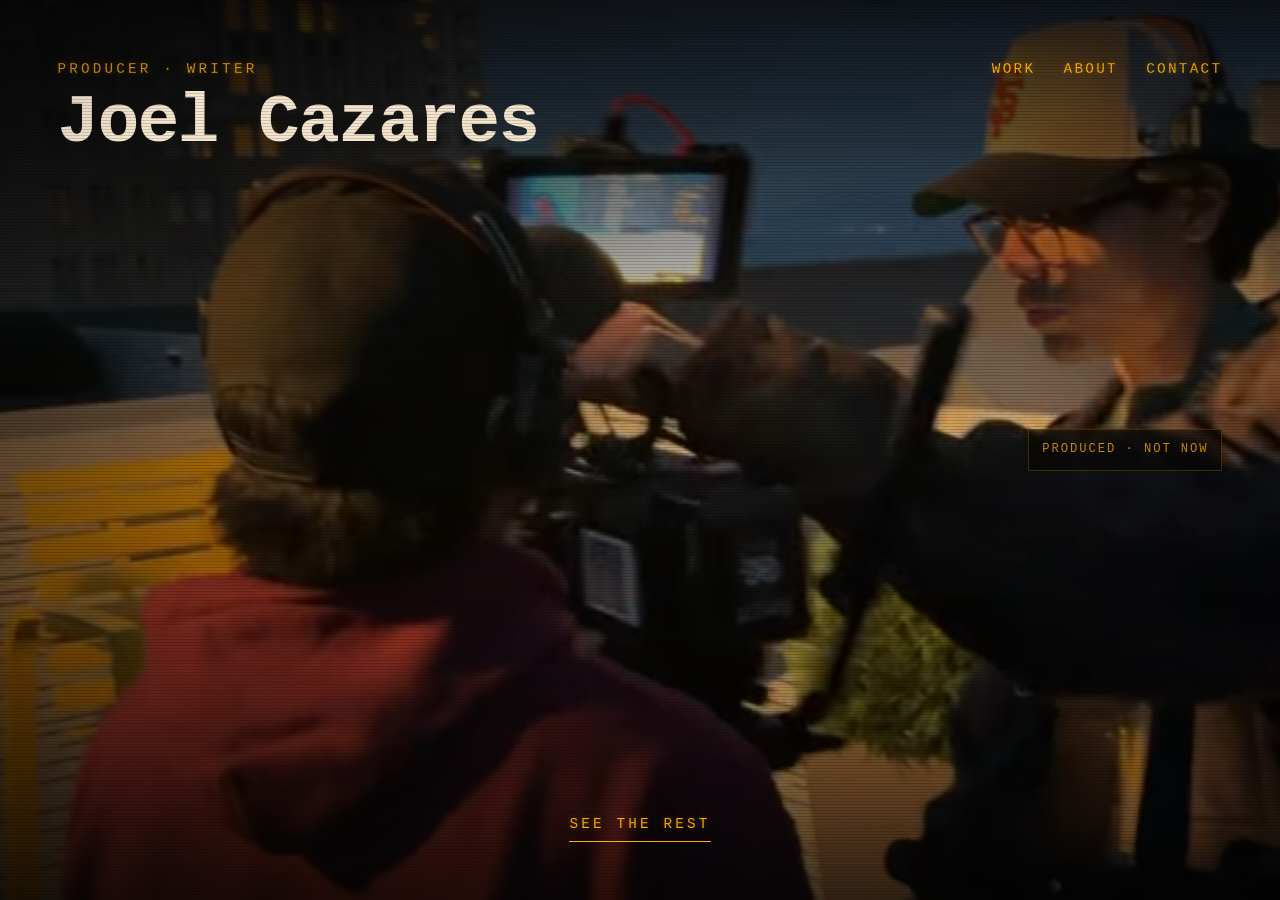
<file: index.html>
<!DOCTYPE html>

<html lang="en">
<head>
<meta charset="utf-8"/>
<meta content="width=device-width, initial-scale=1" name="viewport"/>
<title>Joel Cazares</title>
<meta content="Joel Cazares is a producer and writer." name="description"/>

<link as="image" href="images/hero-produced.webp" rel="preload"/>

<link href="css/style.css" rel="stylesheet"/>
<link href="data:," rel="icon"/></head>
<body class="home">
<main class="hero">

<div aria-label="Featured work" class="hero-stage" id="hero-stage">
<article class="hero-slot" data-craft="Produced" data-current="" data-title="Not Now" style="--pos-poster: center 40%; --pos-loop: center 58%;">
<a aria-label="Produced — Not Now. Open the project page." class="hero-slot__link" href="projects/not-now.html?role=produced">
<img alt="Behind the scenes on Not Now: a crew with a camera and boom pole on a San Francisco rooftop at dusk." class="hero-slot__poster" src="images/hero-produced.webp"/>
<video aria-hidden="true" autoplay="" class="hero-slot__loop" loop="" muted="" playsinline="" preload="auto" tabindex="-1">
<source src="media/hero-produced.webm" type="video/webm"/>
<source src="media/hero-produced.mp4" type="video/mp4"/>
</video>
</a>
</article>

</div>

<div class="scrim"></div>
<div class="hero__head">
<div class="identity">
<p class="identity__craft">Producer · Writer</p>
<h1 class="identity__name">Joel Cazares</h1>
</div>
<nav aria-label="Main" class="nav">
<a href="work.html">Work</a>
<a href="about.html">About</a>
<a aria-disabled="true" tabindex="-1">Contact</a>
</nav>
</div>
<div class="hero__top">
</div>
<div aria-label="Featured work" class="hero-cycle" data-single="" id="hero-cycle">
<span class="hero-cycle__label" id="hero-label">Produced · Not Now</span>
</div>
<div class="hero__foot">
<a class="hero__cta" href="work.html">See the rest</a>
</div>
</main>
<script src="js/hero.js"></script>
</body>
</html>
</file>
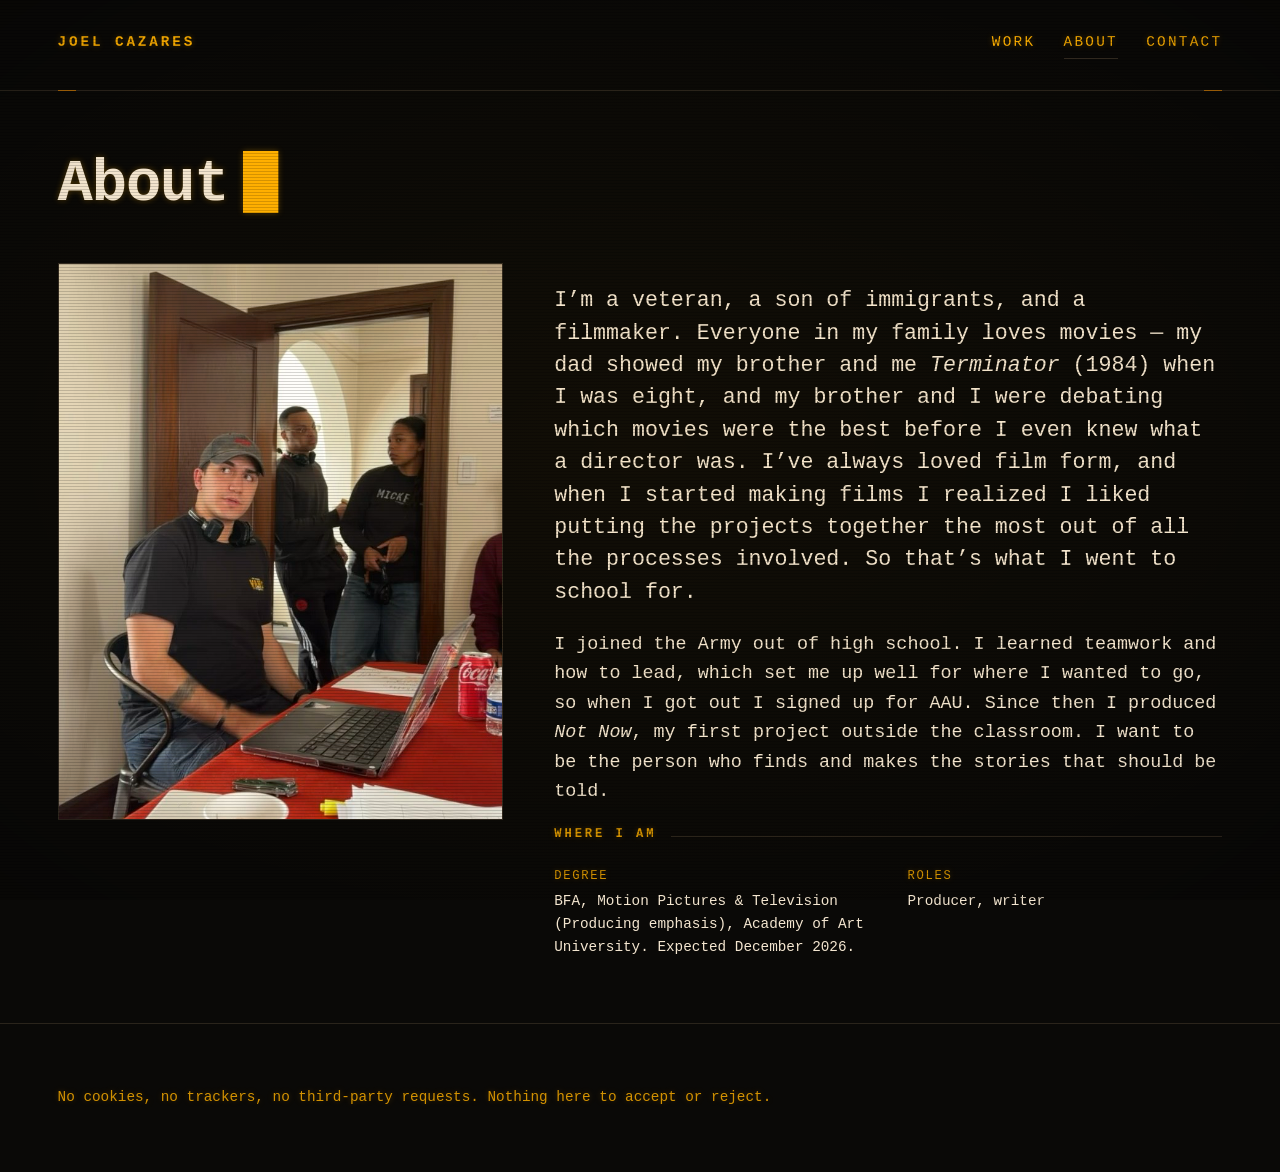
<file: about.html>
<!DOCTYPE html>

<html lang="en">
<head>
<meta charset="utf-8"/>
<meta content="width=device-width, initial-scale=1" name="viewport"/>
<title>About — Joel Cazares</title>
<meta content="About Joel Cazares, a producer and writer finishing a BFA in Motion Pictures &amp; Television with a Producing emphasis." name="description"/>

<link href="css/style.css" rel="stylesheet"/>
<link href="data:," rel="icon"/></head>
<body>
<a class="skip-link" href="#bio">Skip to the bio</a>
<header class="site-head">
<a class="site-head__name" href="index.html">Joel Cazares</a>
<nav aria-label="Main" class="nav">
<a href="work.html">Work</a>
<a aria-current="page" href="about.html">About</a>
<a aria-disabled="true" tabindex="-1">Contact</a>
</nav>
</header>
<main class="wrap">
<h1 class="page-title">About</h1>
<div class="about">

<figure class="about__portrait" style="margin:0">
<span class="frame frame--4x5">
<img alt="Joel Cazares at the production table on set, laptop open, with crew standing in the doorway behind him." src="images/about.jpg"/>

</span>

</figure>
<div class="bio" id="bio">

<p>I’m a veteran, a son of immigrants, and a filmmaker. Everyone in my family loves movies — my dad showed my brother and me <em>Terminator</em> (1984) when I was eight, and my brother and I were debating which movies were the best before I even knew what a director was. I’ve always loved film form, and when I started making films I realized I liked putting the projects together the most out of all the processes involved. So that’s what I went to school for.</p>
<p>I joined the Army out of high school. I learned teamwork and how to lead, which set me up well for where I wanted to go, so when I got out I signed up for AAU. Since then I produced <em>Not Now</em>, my first project outside the classroom. I want to be the person who finds and makes the stories that should be told.</p>



<h2 class="block__label" style="margin-top:0">Where I am</h2>
<dl class="facts" style="margin-top:0">
<div><dt>Degree</dt><dd>BFA, Motion Pictures &amp; Television (Producing emphasis), Academy of Art University. Expected December 2026.</dd></div>
<div><dt>Roles</dt><dd>Producer, writer</dd></div>


</dl>




</div>
</div>
</main>
<footer class="site-foot">
<p>No cookies, no trackers, no third-party requests. Nothing here to accept or reject.</p>
</footer>
</body>
</html>
</file>
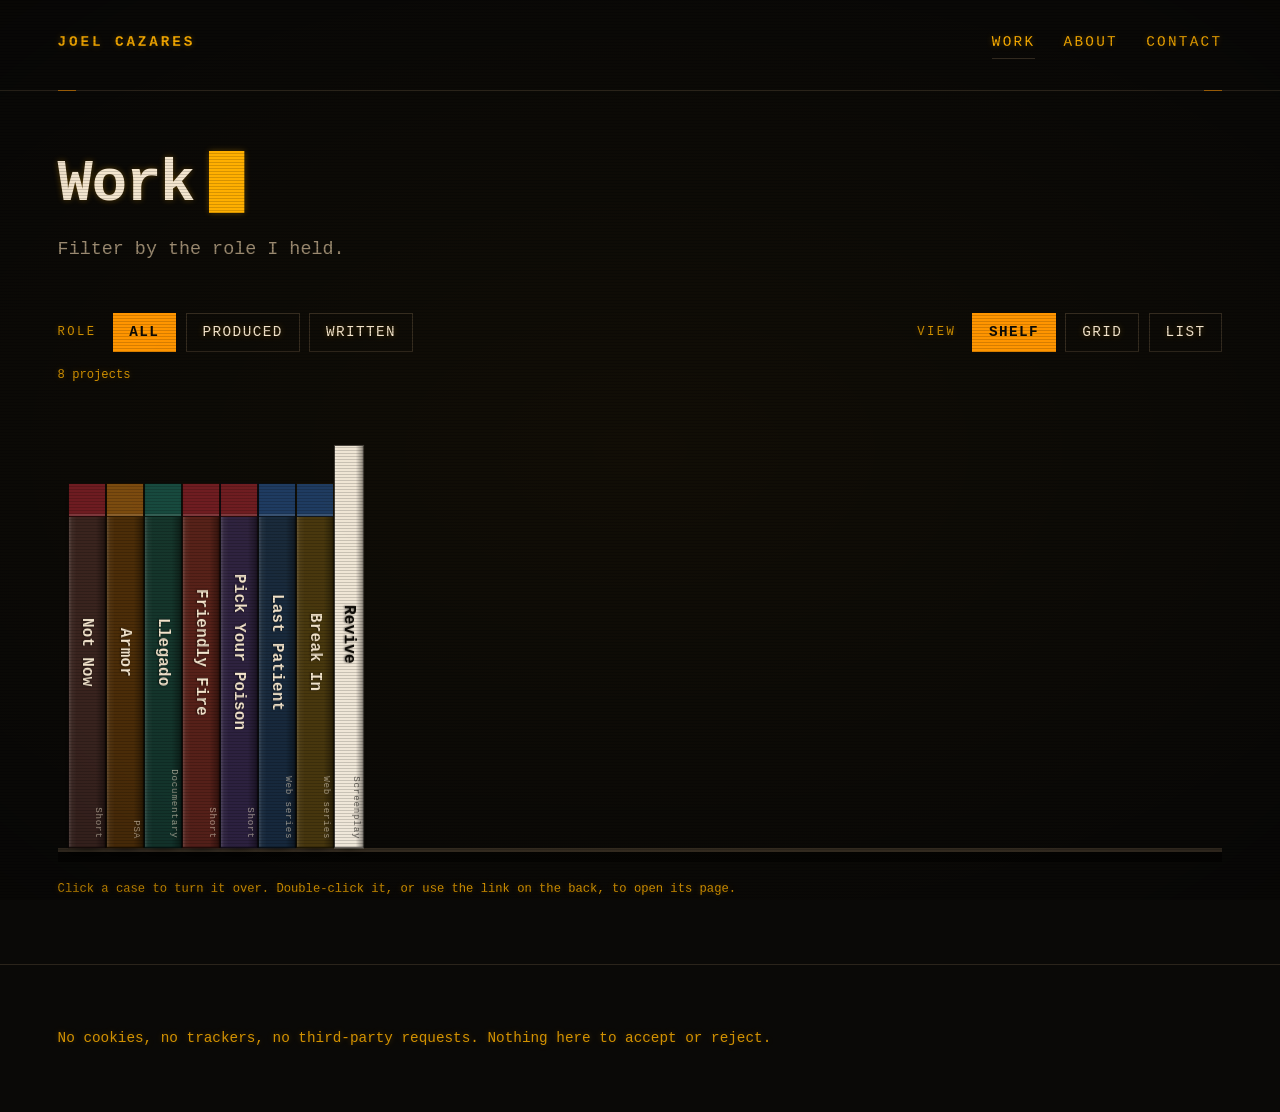
<file: work.html>
<!DOCTYPE html>

<html lang="en">
<head>
<meta charset="utf-8"/>
<meta content="width=device-width, initial-scale=1" name="viewport"/>
<title>Work — Joel Cazares</title>
<meta content="Projects produced and written by Joel Cazares, along with films he has directed, filterable by role." name="description"/>

<link href="css/style.css" rel="stylesheet"/>
<link href="data:," rel="icon"/></head>
<body>
<a class="skip-link" href="#results">Skip to the work</a>
<header class="site-head">
<a class="site-head__name" href="index.html">Joel Cazares</a>
<nav aria-label="Main" class="nav">
<a aria-current="page" href="work.html">Work</a>
<a href="about.html">About</a>
<a aria-disabled="true" tabindex="-1">Contact</a>
</nav>
</header>
<main class="wrap">
<h1 class="page-title">Work</h1>
<p class="page-lede">Filter by the role I held.</p>


<div class="filters">
<span class="filters__label" id="filters-label">Role</span>
<button aria-pressed="true" class="filter" data-role="all" type="button">All</button>
<button aria-pressed="false" class="filter" data-role="produced" type="button">Produced</button>
<button aria-pressed="false" class="filter" data-role="written" type="button">Written</button>
<span class="view-toggle">
<span class="filters__label">View</span>
<button aria-pressed="true" class="filter" data-view="shelf" type="button">Shelf</button>
<button aria-pressed="false" class="filter" data-view="grid" type="button">Grid</button>
<button aria-pressed="false" class="filter" data-view="list" type="button">List</button>
</span>
</div>
<p aria-live="polite" class="count" id="count">8 projects</p>
<div data-filter="all" id="results">
<ul class="shelf" id="shelf">
<li class="shelf-item" data-kind="film" data-roles="produced" style="--tone:#38231f; --band:#6d1b22">
<button aria-expanded="false" aria-label="Not Now — click to turn the case over, double-click to open the project page" class="shelf-card" data-href="projects/not-now.html" type="button">
<span class="shelf-face shelf-spine">
<span class="shelf-band"></span>
<span class="shelf-spine__title">Not Now</span>
<span class="shelf-spine__kind">Short</span>
</span>
<span class="shelf-face shelf-back">
<span class="shelf-band"></span>
<span class="shelf-back__inner">

<span class="shelf-back__body">
<span class="shelf-back__title">Not Now</span>

<p class="shelf-back__specs">NARRATIVE SHORT · APPROX. 14 MIN · 2026 · IN POST</p>
<a class="shelf-back__open" data-project="" href="projects/not-now.html">Full project →</a>
<span class="shelf-back__foot">
<p class="shelf-back__billing">PRODUCED BY JOEL CAZARES<br/>AN INDEPENDENT SPIDER-MAN FAN FILM · NOT AFFILIATED WITH MARVEL OR DISNEY</p>
<span aria-hidden="true" class="shelf-back__barcode"></span>
</span>
</span>
</span>
</span>
</button>
</li>
<li class="shelf-item" data-kind="film" data-roles="directed produced" style="--tone:#4a2c09; --band:#7a4a10">
<button aria-expanded="false" aria-label="Armor — click to turn the case over, double-click to open the project page" class="shelf-card" data-href="projects/armor.html" type="button">
<span class="shelf-face shelf-spine">
<span class="shelf-band"></span>
<span class="shelf-spine__title">Armor</span>
<span class="shelf-spine__kind">PSA</span>
</span>
<span class="shelf-face shelf-back">
<span class="shelf-band"></span>
<span class="shelf-back__inner">

<span class="shelf-back__body">
<span class="shelf-back__title">Armor</span>

<p class="shelf-back__specs">PSA / RECRUITMENT SPOT · 2026 · IN POST</p>
<a class="shelf-back__open" data-project="" href="projects/armor.html">Full project →</a>
<span class="shelf-back__foot">
<p class="shelf-back__billing">DIRECTED AND PRODUCED BY JOEL CAZARES<br/>FOR THE SAN FRANCISCO FIRE DEPARTMENT</p>
<span aria-hidden="true" class="shelf-back__barcode"></span>
</span>
</span>
</span>
</span>
</button>
</li>
<li class="shelf-item" data-kind="film" data-roles="directed produced" style="--tone:#13342c; --band:#15493f">
<button aria-expanded="false" aria-label="Llegado — click to turn the case over, double-click to open the project page" class="shelf-card" data-href="projects/llegado.html" type="button">
<span class="shelf-face shelf-spine">
<span class="shelf-band"></span>
<span class="shelf-spine__title">Llegado</span>
<span class="shelf-spine__kind">Documentary</span>
</span>
<span class="shelf-face shelf-back">
<span class="shelf-band"></span>
<span class="shelf-back__inner">

<span class="shelf-back__body">
<span class="shelf-back__title">Llegado</span>

<p class="shelf-back__specs">DOCUMENTARY SHORT · APPROX. 10 MIN · 2026 · FINISHED</p>
<a class="shelf-back__open" data-project="" href="projects/llegado.html">Full project →</a>
<span class="shelf-back__foot">
<p class="shelf-back__billing">DIRECTED AND PRODUCED BY JOEL CAZARES<br/>APPROVED AS “THE RIVER CROSSED”</p>
<span aria-hidden="true" class="shelf-back__barcode"></span>
</span>
</span>
</span>
</span>
</button>
</li>
<li class="shelf-item" data-kind="film" data-roles="directed produced" style="--tone:#55201a; --band:#6d1b22">
<button aria-expanded="false" aria-label="Friendly Fire — click to turn the case over, double-click to open the project page" class="shelf-card" data-href="projects/friendly-fire.html" type="button">
<span class="shelf-face shelf-spine">
<span class="shelf-band"></span>
<span class="shelf-spine__title">Friendly Fire</span>
<span class="shelf-spine__kind">Short</span>
</span>
<span class="shelf-face shelf-back">
<span class="shelf-band"></span>
<span class="shelf-back__inner">

<span class="shelf-back__body">
<span class="shelf-back__title">Friendly Fire</span>

<p class="shelf-back__specs">NARRATIVE SHORT · 2024</p>
<a class="shelf-back__open" data-project="" href="projects/friendly-fire.html">Full project →</a>
<span class="shelf-back__foot">
<p class="shelf-back__billing">DIRECTED BY JOSUE CAZARES AND JOEL CAZARES<br/>PRODUCED AND SHOT BY JOEL CAZARES</p>
<span aria-hidden="true" class="shelf-back__barcode"></span>
</span>
</span>
</span>
</span>
</button>
</li>
<li class="shelf-item" data-kind="film" data-roles="directed" style="--tone:#2c2140; --band:#6d1b22">
<button aria-expanded="false" aria-label="Pick Your Poison — click to turn the case over, double-click to open the project page" class="shelf-card" data-href="projects/pick-your-poison.html" type="button">
<span class="shelf-face shelf-spine">
<span class="shelf-band"></span>
<span class="shelf-spine__title">Pick Your Poison</span>
<span class="shelf-spine__kind">Short</span>
</span>
<span class="shelf-face shelf-back">
<span class="shelf-band"></span>
<span class="shelf-back__inner">

<span class="shelf-back__body">
<span class="shelf-back__title">Pick Your Poison</span>

<p class="shelf-back__specs">NARRATIVE SHORT · 4:51 · 2025 · FINAL CUT COMPLETE</p>
<a class="shelf-back__open" data-project="" href="projects/pick-your-poison.html">Full project →</a>
<span class="shelf-back__foot">
<p class="shelf-back__billing">DIRECTED BY JOEL CAZARES</p>
<span aria-hidden="true" class="shelf-back__barcode"></span>
</span>
</span>
</span>
</span>
</button>
</li>
<li class="shelf-item" data-kind="film" data-roles="produced" style="--tone:#16283d; --band:#1b3a63">
<button aria-expanded="false" aria-label="Last Patient — click to turn the case over, double-click to open the project page" class="shelf-card" data-href="projects/last-patient.html" type="button">
<span class="shelf-face shelf-spine">
<span class="shelf-band"></span>
<span class="shelf-spine__title">Last Patient</span>
<span class="shelf-spine__kind">Web series</span>
</span>
<span class="shelf-face shelf-back">
<span class="shelf-band"></span>
<span class="shelf-back__inner">

<span class="shelf-back__body">
<span class="shelf-back__title">Last Patient</span>

<p class="shelf-back__specs">WEB SERIES EPISODE · 2026 · IN POST</p>
<a class="shelf-back__open" data-project="" href="projects/last-patient.html">Full project →</a>
<span class="shelf-back__foot">
<p class="shelf-back__billing">DIRECTED BY EDUARDO CANTON<br/>PRODUCED BY JOEL CAZARES · FIRST ASSISTANT DIRECTOR JOEL CAZARES</p>
<span aria-hidden="true" class="shelf-back__barcode"></span>
</span>
</span>
</span>
</span>
</button>
</li>
<li class="shelf-item" data-kind="film" data-roles="produced" style="--tone:#46360f; --band:#1b3a63">
<button aria-expanded="false" aria-label="Break In — click to turn the case over, double-click to open the project page" class="shelf-card" data-href="projects/break-in.html" type="button">
<span class="shelf-face shelf-spine">
<span class="shelf-band"></span>
<span class="shelf-spine__title">Break In</span>
<span class="shelf-spine__kind">Web series</span>
</span>
<span class="shelf-face shelf-back">
<span class="shelf-band"></span>
<span class="shelf-back__inner">

<span class="shelf-back__body">
<span class="shelf-back__title">Break In</span>

<p class="shelf-back__specs">WEB SERIES EPISODE · 2026 · IN POST</p>
<a class="shelf-back__open" data-project="" href="projects/break-in.html">Full project →</a>
<span class="shelf-back__foot">
<p class="shelf-back__billing">DIRECTED BY ARIEL BADEO<br/>PRODUCED BY JOEL CAZARES · LOOKBOOK CUT BY JOEL CAZARES</p>
<span aria-hidden="true" class="shelf-back__barcode"></span>
</span>
</span>
</span>
</span>
</button>
</li>
<li class="shelf-item" data-kind="script" data-roles="written" style="--tone:#efe7da; --band:#2b2b2b">
<button aria-expanded="false" aria-label="Revive — click to turn the case over, double-click to open the project page" class="shelf-card" data-href="projects/revive.html" type="button">
<span class="shelf-face shelf-spine">
<span class="shelf-band"></span>
<span class="shelf-spine__title">Revive</span>
<span class="shelf-spine__kind">Screenplay</span>
</span>
<span class="shelf-face shelf-back">
<span class="shelf-band"></span>
<span class="shelf-back__inner">

<span class="shelf-back__body">
<span class="shelf-back__title">Revive</span>
<p class="shelf-back__synopsis">When a woman who has spent her life avoiding people who need her falls for a man reeling from his parents’ sudden deaths, she must decide whether she can finally stay and be needed instead of running.</p>
<p class="shelf-back__specs">SHORT SCREENPLAY · CONTAINED ROMANTIC DRAMA · IN REDRAFT</p>
<a class="shelf-back__open" data-project="" href="projects/revive.html">Full project →</a>
<span class="shelf-back__foot">
<p class="shelf-back__billing">WRITTEN BY JOEL CAZARES</p>
<span aria-hidden="true" class="shelf-back__barcode"></span>
</span>
</span>
</span>
</span>
</button>
</li>
</ul>
<p class="shelf-hint">Click a case to turn it over. Double-click it, or use the link on the
    back, to open its page.</p>

<ul class="grid" hidden="" id="grid">
<li class="card" data-roles="produced">

<div class="card__body">
<h2 class="card__title"><a data-project="" href="projects/not-now.html">Not Now</a></h2>
<p class="card__meta">Narrative short · approx. 14 min · shot Aug 31, Sep 1 and Sep 3, 2026<br/></p>
<ul class="card__roles"><li class="role-tag">Producer</li></ul>
<p class="card__status">In post-production.</p>
<p class="card__note">An unauthorised Spider-Man fan film, made independently and not
          commissioned by or affiliated with Marvel or Disney. Labelled here deliberately.</p>
</div>
</li>
<li class="card" data-roles="directed produced">

<div class="card__body">
<h2 class="card__title"><a data-project="" href="projects/armor.html">Armor</a></h2>
<p class="card__meta">PSA / recruitment spot · San Francisco Fire Department · shot Jun 3, 2026<br/></p>
<ul class="card__roles"><li class="role-tag">Director</li><li class="role-tag">Producer</li></ul>
<p class="card__status">In post.</p>
</div>
</li>
<li class="card" data-roles="directed produced">

<div class="card__body">
<h2 class="card__title"><a data-project="" href="projects/llegado.html">Llegado</a></h2>
<p class="card__meta">Documentary short · approx. 10 min · shot Apr 18, Apr 25 and May 2, 2026<br/>Approved as <em>The River Crossed</em><br/></p>
<ul class="card__roles">
<li class="role-tag">Director</li><li class="role-tag">Producer</li>
</ul>
<p class="card__status">Finished.</p>
</div>
</li>
<li class="card" data-roles="directed produced">

<div class="card__body">
<h2 class="card__title"><a data-project="" href="projects/friendly-fire.html">Friendly Fire</a></h2>
<p class="card__meta">Narrative short · shot Dec 15, 2024 · co-directed with Josue Cazares<br/></p>
<ul class="card__roles">
<li class="role-tag">Co-Director</li><li class="role-tag">Producer</li><li class="role-tag">DP</li>
</ul>

</div>
</li>
<li class="card" data-roles="directed">

<div class="card__body">
<h2 class="card__title"><a data-project="" href="projects/pick-your-poison.html">Pick Your Poison</a></h2>
<p class="card__meta">Narrative short · 4:51 · shot spring 2025<br/></p>
<ul class="card__roles"><li class="role-tag">Director</li></ul>
<p class="card__status">Final cut complete.</p>
</div>
</li>
<li class="card" data-roles="produced">

<div class="card__body">
<h2 class="card__title"><a data-project="" href="projects/last-patient.html">Last Patient</a></h2>
<p class="card__meta">Web series episode · shot Jul 14–15, 2026 · dir. Eduardo Canton<br/></p>
<ul class="card__roles"><li class="role-tag">Producer</li><li class="role-tag">1st AD</li></ul>
<p class="card__status">In post.</p>
</div>
</li>
<li class="card" data-roles="produced">

<div class="card__body">
<h2 class="card__title"><a data-project="" href="projects/break-in.html">Break In</a></h2>
<p class="card__meta">Web series episode · shot Jul 30–31, 2026 · dir. Ariel Badeo<br/></p>
<ul class="card__roles"><li class="role-tag">Producer</li></ul>
<p class="card__status">In post. Cut the lookbook.</p>
</div>
</li>
<li class="card" data-roles="written">

<div class="card__body">
<h2 class="card__title"><a data-project="" href="projects/revive.html">Revive</a></h2>
<p class="card__meta">Short screenplay<br/></p>
<ul class="card__roles"><li class="role-tag">Writer</li></ul>
<p class="card__status">In redraft.</p>
</div>
</li>
</ul>

<div class="plain-list" hidden="" id="list">
<div class="plain-list__row" data-roles="produced">
<span class="plain-list__title"><a data-project="" href="projects/not-now.html">Not Now</a></span>
<span class="plain-list__cell">Narrative short · ~14 min</span>
<span class="plain-list__cell">2026</span>
<span class="plain-list__cell">Producer</span>
</div>
<div class="plain-list__row" data-roles="directed produced">
<span class="plain-list__title"><a data-project="" href="projects/armor.html">Armor</a></span>
<span class="plain-list__cell">PSA / recruitment spot</span>
<span class="plain-list__cell">2026</span>
<span class="plain-list__cell">Director, Producer</span>
</div>
<div class="plain-list__row" data-roles="directed produced">
<span class="plain-list__title"><a data-project="" href="projects/llegado.html">Llegado</a></span>
<span class="plain-list__cell">Documentary short · ~10 min</span>
<span class="plain-list__cell">2026</span>
<span class="plain-list__cell">Director, Producer</span>
</div>
<div class="plain-list__row" data-roles="directed produced">
<span class="plain-list__title"><a data-project="" href="projects/friendly-fire.html">Friendly Fire</a></span>
<span class="plain-list__cell">Narrative short</span>
<span class="plain-list__cell">2024</span>
<span class="plain-list__cell">Co-Director, Producer, DP</span>
</div>
<div class="plain-list__row" data-roles="directed">
<span class="plain-list__title"><a data-project="" href="projects/pick-your-poison.html">Pick Your Poison</a></span>
<span class="plain-list__cell">Narrative short · 4:51</span>
<span class="plain-list__cell">2025</span>
<span class="plain-list__cell">Director</span>
</div>
<div class="plain-list__row" data-roles="produced">
<span class="plain-list__title"><a data-project="" href="projects/last-patient.html">Last Patient</a></span>
<span class="plain-list__cell">Web series episode</span>
<span class="plain-list__cell">2026</span>
<span class="plain-list__cell">Producer, 1st AD</span>
</div>
<div class="plain-list__row" data-roles="produced">
<span class="plain-list__title"><a data-project="" href="projects/break-in.html">Break In</a></span>
<span class="plain-list__cell">Web series episode</span>
<span class="plain-list__cell">2026</span>
<span class="plain-list__cell">Producer</span>
</div>
<div class="plain-list__row" data-roles="written">
<span class="plain-list__title"><a data-project="" href="projects/revive.html">Revive</a></span>
<span class="plain-list__cell">Short screenplay</span>
<span class="plain-list__cell">—</span>
<span class="plain-list__cell">Writer</span>
</div>
</div>
</div>
</main>
<footer class="site-foot">
<p>No cookies, no trackers, no third-party requests. Nothing here to accept or reject.</p>
</footer>
<script src="js/work.js"></script>
</body>
</html>
</file>
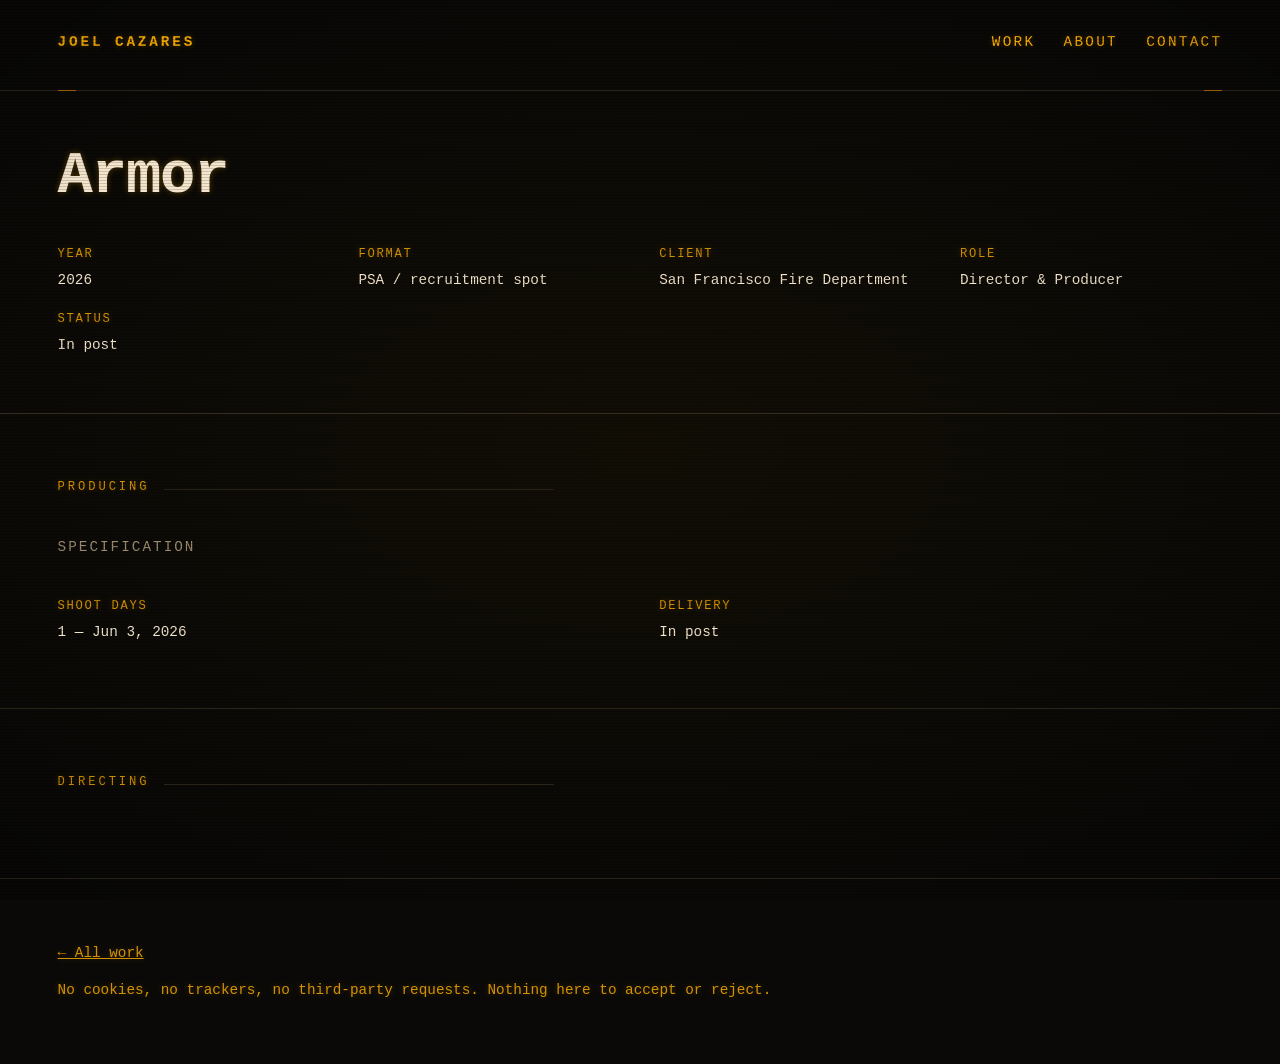
<file: projects/armor.html>
<!DOCTYPE html>

<html lang="en">
<head>
<meta charset="utf-8"/>
<meta content="width=device-width, initial-scale=1" name="viewport"/>
<title>Armor — Joel Cazares</title>
<meta content="Armor, a recruitment spot for the San Francisco Fire Department, directed and produced by Joel Cazares." name="description"/>

<link href="../css/style.css" rel="stylesheet"/>
<link href="data:," rel="icon"/></head>
<body>
<a class="skip-link" href="#spine">Skip to the project</a>
<header class="site-head">
<a class="site-head__name" href="../index.html">Joel Cazares</a>
<nav aria-label="Main" class="nav">
<a data-back="" href="../work.html">Work</a>
<a href="../about.html">About</a>
<a aria-disabled="true" tabindex="-1">Contact</a>
</nav>
</header>
<main>


<section class="spine" id="spine">
<h1 class="spine__title">Armor</h1>

<dl class="facts">
<div><dt>Year</dt><dd>2026</dd></div>
<div><dt>Format</dt><dd>PSA / recruitment spot</dd></div>

<div><dt>Client</dt><dd>San Francisco Fire Department</dd></div>
<div><dt>Role</dt><dd>Director &amp; Producer</dd></div>
<div><dt>Status</dt><dd>In post</dd></div>
</dl>
<h2 class="sr-only">Watch</h2>

</section>

<div class="blocks">
<section aria-labelledby="lbl-producing-armor" class="block block--producing">
<p class="block__label" id="lbl-producing-armor">Producing</p>

<h3>Specification</h3>
<dl class="facts">
<div><dt>Shoot days</dt><dd>1 — Jun 3, 2026 </dd></div>






<div><dt>Delivery</dt><dd>In post </dd></div>
</dl>






</section>
<section aria-labelledby="lbl-directing-armor" class="block block--directing">
<p class="block__label" id="lbl-directing-armor">Directing</p>









</section>
</div>
</main>
<footer class="site-foot">
<p><a data-back="" href="../work.html">← All work</a></p>
<p>No cookies, no trackers, no third-party requests. Nothing here to accept or reject.</p>
</footer>
<script src="../js/project.js"></script>
</body>
</html>
</file>
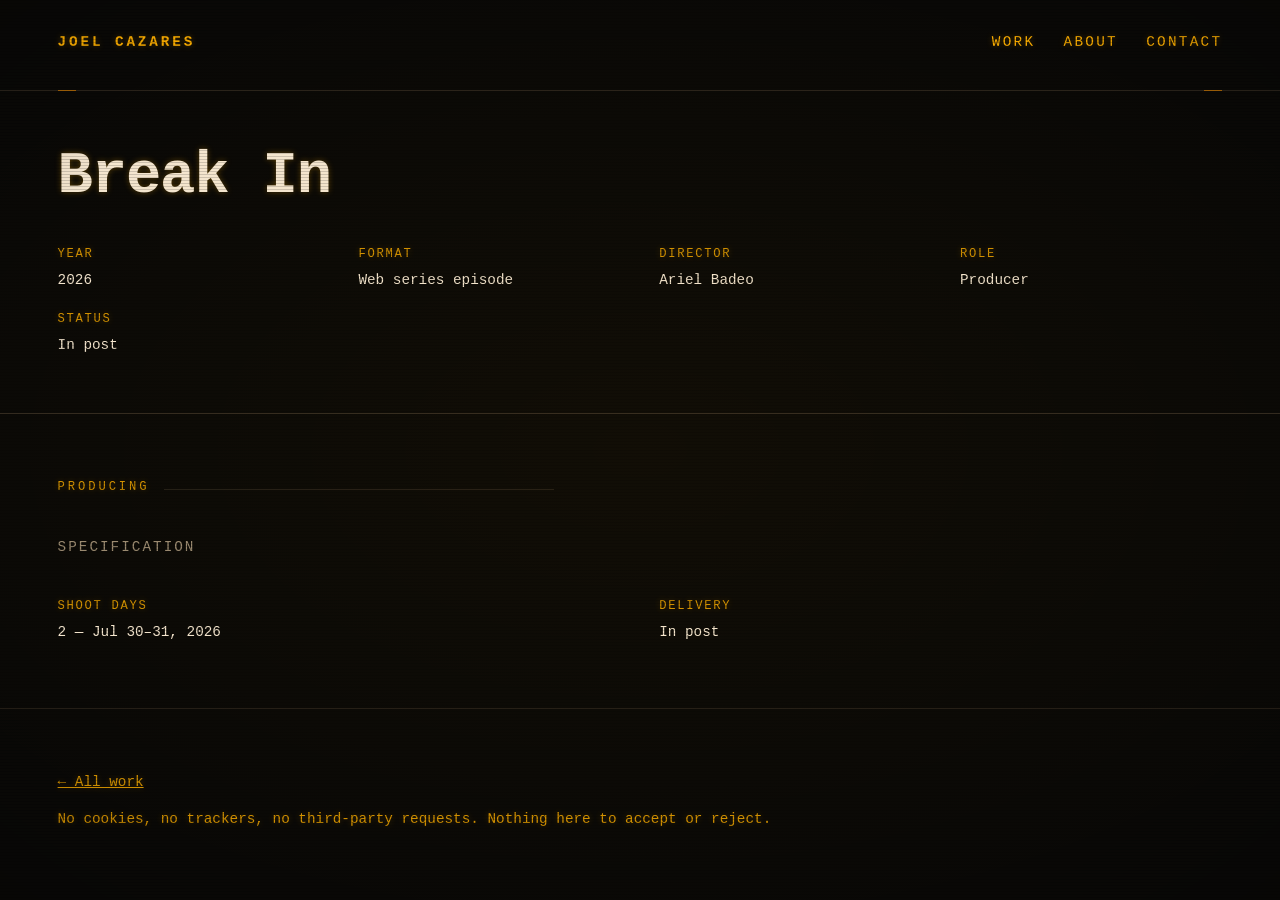
<file: projects/break-in.html>
<!DOCTYPE html>

<html lang="en">
<head>
<meta charset="utf-8"/>
<meta content="width=device-width, initial-scale=1" name="viewport"/>
<title>Break In — Joel Cazares</title>
<meta content="Break In, a web series episode produced by Joel Cazares." name="description"/>

<link href="../css/style.css" rel="stylesheet"/>
<link href="data:," rel="icon"/></head>
<body>
<a class="skip-link" href="#spine">Skip to the project</a>
<header class="site-head">
<a class="site-head__name" href="../index.html">Joel Cazares</a>
<nav aria-label="Main" class="nav">
<a data-back="" href="../work.html">Work</a>
<a href="../about.html">About</a>
<a aria-disabled="true" tabindex="-1">Contact</a>
</nav>
</header>
<main>


<section class="spine" id="spine">
<h1 class="spine__title">Break In</h1>

<dl class="facts">
<div><dt>Year</dt><dd>2026</dd></div>
<div><dt>Format</dt><dd>Web series episode</dd></div>

<div><dt>Director</dt><dd>Ariel Badeo</dd></div>
<div><dt>Role</dt><dd>Producer</dd></div>
<div><dt>Status</dt><dd>In post</dd></div>
</dl>
<h2 class="sr-only">Watch</h2>

</section>

<div class="blocks">
<section aria-labelledby="lbl-producing-break-in" class="block block--producing">
<p class="block__label" id="lbl-producing-break-in">Producing</p>

<h3>Specification</h3>
<dl class="facts">
<div><dt>Shoot days</dt><dd>2 — Jul 30–31, 2026</dd></div>






<div><dt>Delivery</dt><dd>In post </dd></div>
</dl>




</section>
</div>
</main>
<footer class="site-foot">
<p><a data-back="" href="../work.html">← All work</a></p>
<p>No cookies, no trackers, no third-party requests. Nothing here to accept or reject.</p>
</footer>
<script src="../js/project.js"></script>
</body>
</html>
</file>
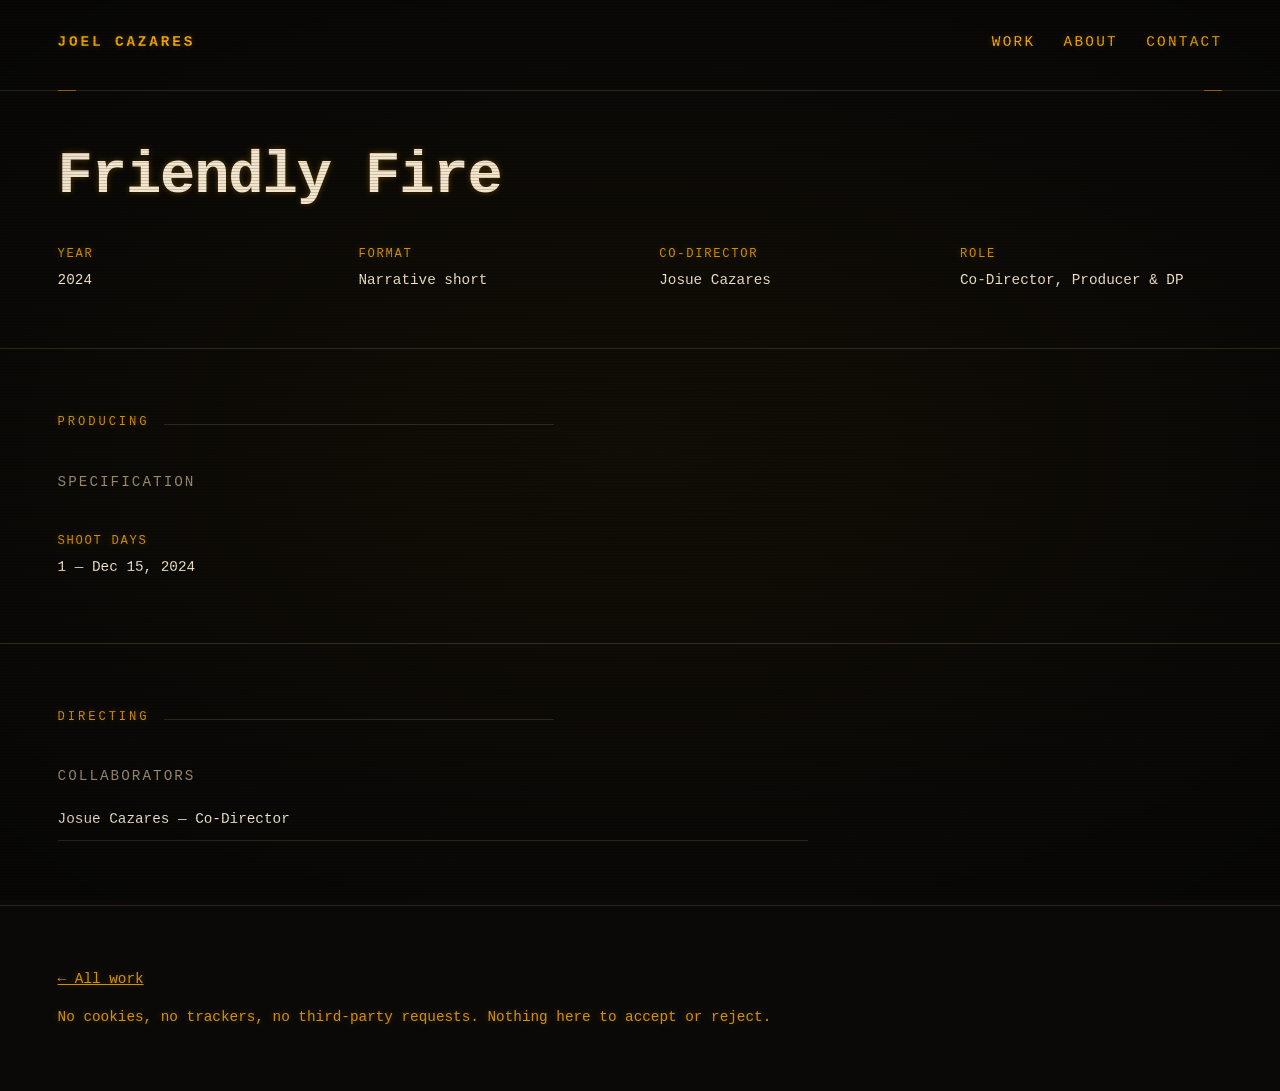
<file: projects/friendly-fire.html>
<!DOCTYPE html>

<html lang="en">
<head>
<meta charset="utf-8"/>
<meta content="width=device-width, initial-scale=1" name="viewport"/>
<title>Friendly Fire — Joel Cazares</title>
<meta content="Friendly Fire, a narrative short co-directed, produced and shot by Joel Cazares." name="description"/>

<link href="../css/style.css" rel="stylesheet"/>
<link href="data:," rel="icon"/></head>
<body>
<a class="skip-link" href="#spine">Skip to the project</a>
<header class="site-head">
<a class="site-head__name" href="../index.html">Joel Cazares</a>
<nav aria-label="Main" class="nav">
<a data-back="" href="../work.html">Work</a>
<a href="../about.html">About</a>
<a aria-disabled="true" tabindex="-1">Contact</a>
</nav>
</header>
<main>


<section class="spine" id="spine">
<h1 class="spine__title">Friendly Fire</h1>

<dl class="facts">
<div><dt>Year</dt><dd>2024</dd></div>
<div><dt>Format</dt><dd>Narrative short</dd></div>

<div><dt>Co-director</dt><dd>Josue Cazares</dd></div>
<div><dt>Role</dt><dd>Co-Director, Producer &amp; DP</dd></div>

</dl>
<h2 class="sr-only">Watch</h2>

</section>

<div class="blocks">
<section aria-labelledby="lbl-producing-friendly-fire" class="block block--producing">
<p class="block__label" id="lbl-producing-friendly-fire">Producing</p>

<h3>Specification</h3>
<dl class="facts">
<div><dt>Shoot days</dt><dd>1 — Dec 15, 2024</dd></div>







</dl>






</section>
<section aria-labelledby="lbl-directing-friendly-fire" class="block block--directing">
<p class="block__label" id="lbl-directing-friendly-fire">Directing</p>







<h3>Collaborators</h3>
<ul class="plain">
<li>Josue Cazares — Co-Director</li>
</ul>

</section>
</div>
</main>
<footer class="site-foot">
<p><a data-back="" href="../work.html">← All work</a></p>
<p>No cookies, no trackers, no third-party requests. Nothing here to accept or reject.</p>
</footer>
<script src="../js/project.js"></script>
</body>
</html>
</file>
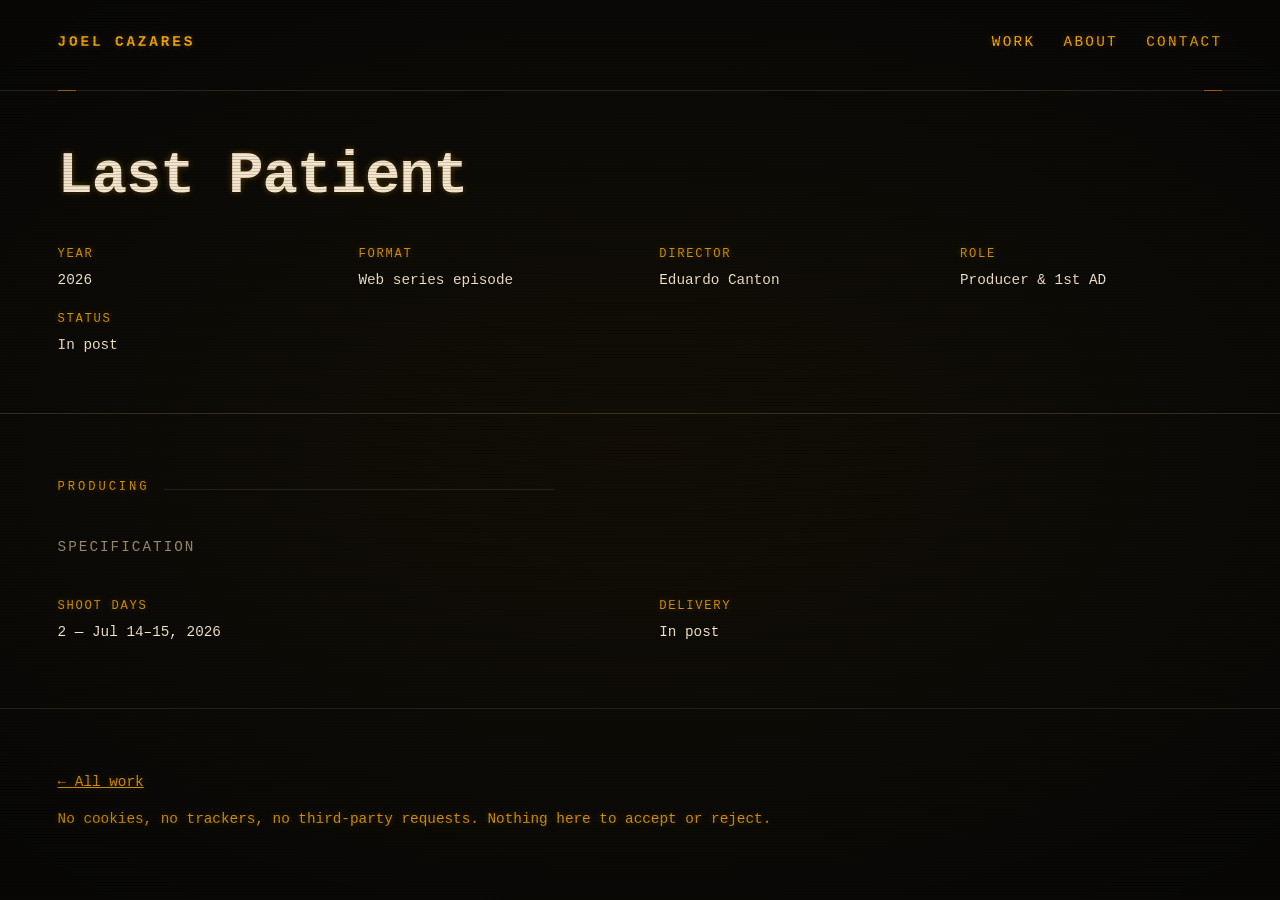
<file: projects/last-patient.html>
<!DOCTYPE html>

<html lang="en">
<head>
<meta charset="utf-8"/>
<meta content="width=device-width, initial-scale=1" name="viewport"/>
<title>Last Patient — Joel Cazares</title>
<meta content="Last Patient, a web series episode produced and first-assistant-directed by Joel Cazares." name="description"/>

<link href="../css/style.css" rel="stylesheet"/>
<link href="data:," rel="icon"/></head>
<body>
<a class="skip-link" href="#spine">Skip to the project</a>
<header class="site-head">
<a class="site-head__name" href="../index.html">Joel Cazares</a>
<nav aria-label="Main" class="nav">
<a data-back="" href="../work.html">Work</a>
<a href="../about.html">About</a>
<a aria-disabled="true" tabindex="-1">Contact</a>
</nav>
</header>
<main>


<section class="spine" id="spine">
<h1 class="spine__title">Last Patient</h1>

<dl class="facts">
<div><dt>Year</dt><dd>2026</dd></div>
<div><dt>Format</dt><dd>Web series episode</dd></div>

<div><dt>Director</dt><dd>Eduardo Canton</dd></div>
<div><dt>Role</dt><dd>Producer &amp; 1st AD</dd></div>
<div><dt>Status</dt><dd>In post</dd></div>
</dl>
<h2 class="sr-only">Watch</h2>

</section>

<div class="blocks">
<section aria-labelledby="lbl-producing-last-patient" class="block block--producing">
<p class="block__label" id="lbl-producing-last-patient">Producing</p>

<h3>Specification</h3>
<dl class="facts">
<div><dt>Shoot days</dt><dd>2 — Jul 14–15, 2026</dd></div>






<div><dt>Delivery</dt><dd>In post </dd></div>
</dl>






</section>
</div>
</main>
<footer class="site-foot">
<p><a data-back="" href="../work.html">← All work</a></p>
<p>No cookies, no trackers, no third-party requests. Nothing here to accept or reject.</p>
</footer>
<script src="../js/project.js"></script>
</body>
</html>
</file>
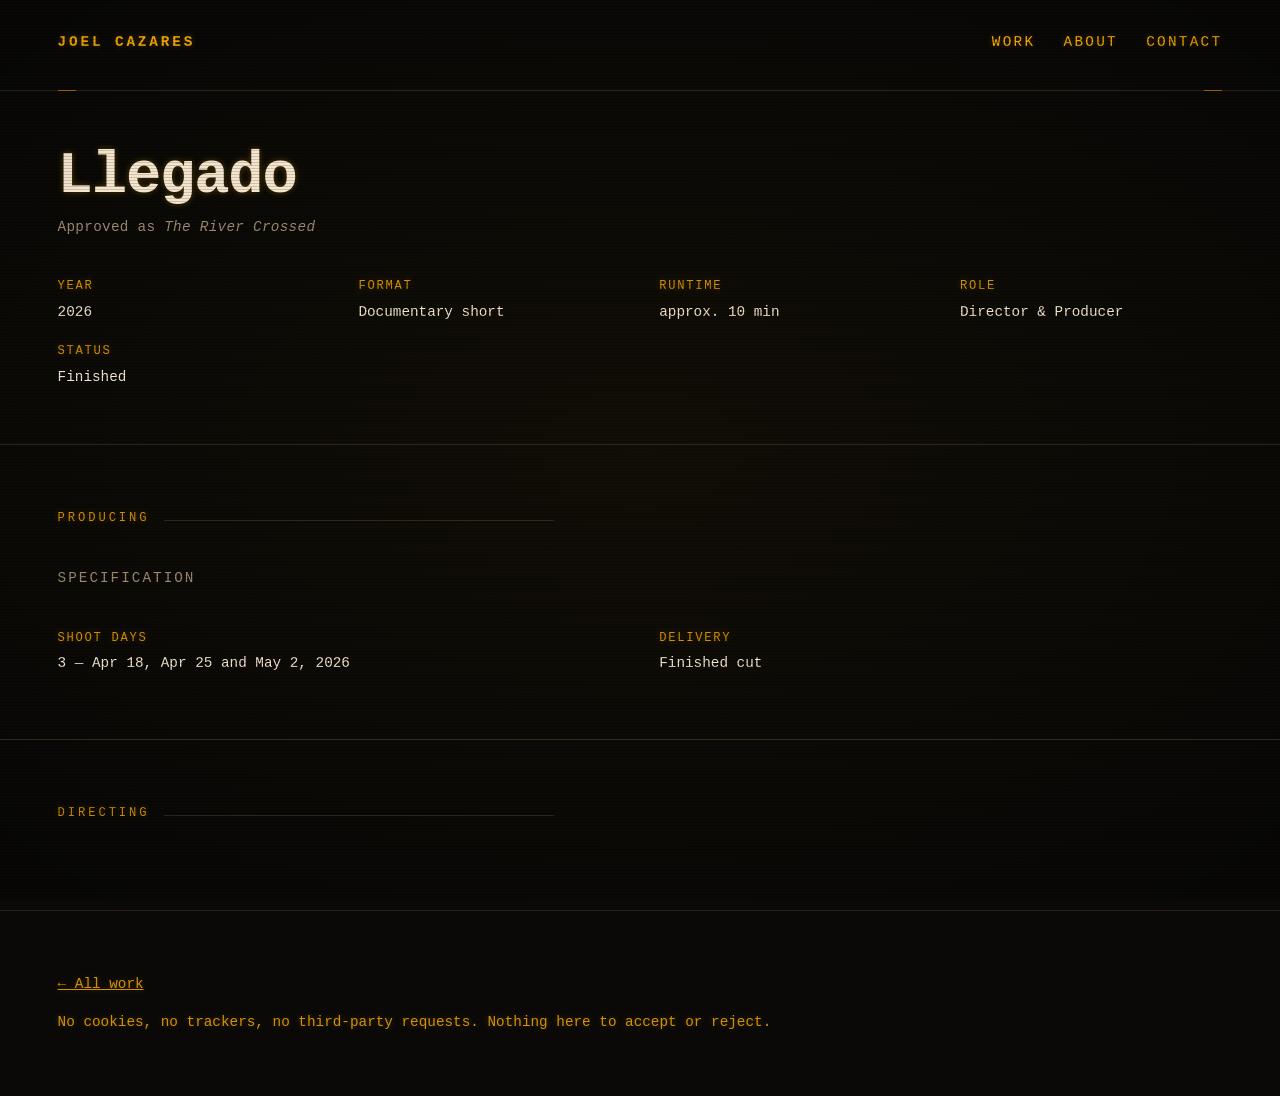
<file: projects/llegado.html>
<!DOCTYPE html>

<html lang="en">
<head>
<meta charset="utf-8"/>
<meta content="width=device-width, initial-scale=1" name="viewport"/>
<title>Llegado — Joel Cazares</title>
<meta content="Llegado, a documentary short directed and produced by Joel Cazares." name="description"/>

<link href="../css/style.css" rel="stylesheet"/>
<link href="data:," rel="icon"/></head>
<body>
<a class="skip-link" href="#spine">Skip to the project</a>
<header class="site-head">
<a class="site-head__name" href="../index.html">Joel Cazares</a>
<nav aria-label="Main" class="nav">
<a data-back="" href="../work.html">Work</a>
<a href="../about.html">About</a>
<a aria-disabled="true" tabindex="-1">Contact</a>
</nav>
</header>
<main>


<section class="spine" id="spine">
<h1 class="spine__title">Llegado</h1>
<p class="spine__sub">Approved as <em>The River Crossed</em></p>

<dl class="facts">
<div><dt>Year</dt><dd>2026</dd></div>
<div><dt>Format</dt><dd>Documentary short</dd></div>
<div><dt>Runtime</dt><dd>approx. 10 min</dd></div>
<div><dt>Role</dt><dd>Director &amp; Producer</dd></div>
<div><dt>Status</dt><dd>Finished</dd></div>
</dl>
<h2 class="sr-only">Watch</h2>

</section>

<div class="blocks">
<section aria-labelledby="lbl-producing-llegado" class="block block--producing">
<p class="block__label" id="lbl-producing-llegado">Producing</p>

<h3>Specification</h3>
<dl class="facts">
<div><dt>Shoot days</dt><dd>3 — Apr 18, Apr 25 and May 2, 2026</dd></div>






<div><dt>Delivery</dt><dd>Finished cut </dd></div>
</dl>






</section>
<section aria-labelledby="lbl-directing-llegado" class="block block--directing">
<p class="block__label" id="lbl-directing-llegado">Directing</p>









</section>
</div>
</main>
<footer class="site-foot">
<p><a data-back="" href="../work.html">← All work</a></p>
<p>No cookies, no trackers, no third-party requests. Nothing here to accept or reject.</p>
</footer>
<script src="../js/project.js"></script>
</body>
</html>
</file>
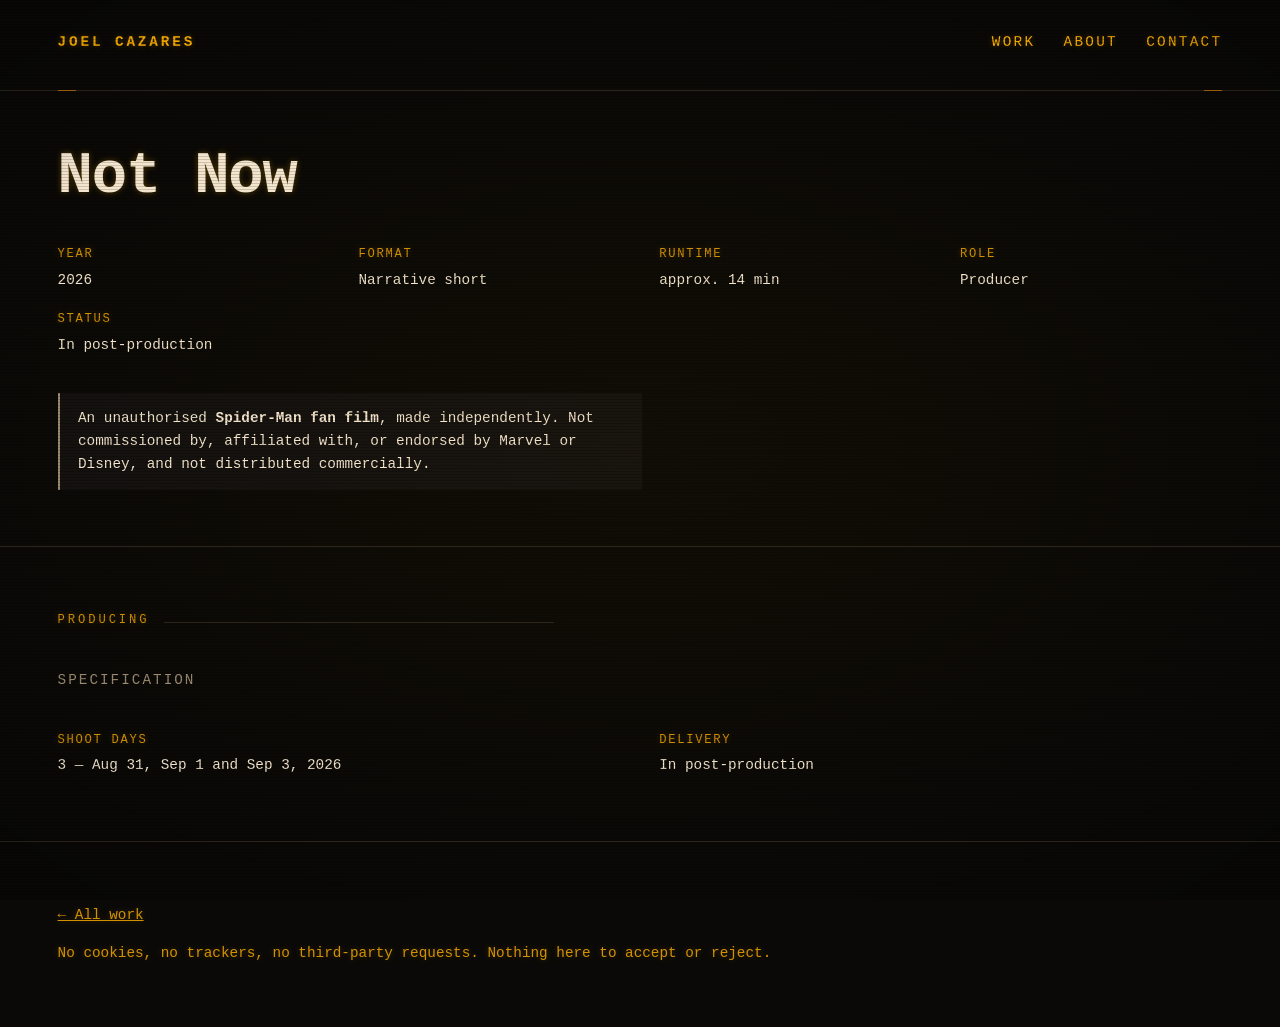
<file: projects/not-now.html>
<!DOCTYPE html>

<html lang="en">
<head>
<meta charset="utf-8"/>
<meta content="width=device-width, initial-scale=1" name="viewport"/>
<title>Not Now — Joel Cazares</title>
<meta content="Not Now, an independent Spider-Man fan film produced by Joel Cazares." name="description"/>

<link href="../css/style.css" rel="stylesheet"/>
<link href="data:," rel="icon"/></head>
<body>
<a class="skip-link" href="#spine">Skip to the project</a>
<header class="site-head">
<a class="site-head__name" href="../index.html">Joel Cazares</a>
<nav aria-label="Main" class="nav">
<a data-back="" href="../work.html">Work</a>
<a href="../about.html">About</a>
<a aria-disabled="true" tabindex="-1">Contact</a>
</nav>
</header>
<main>


<section class="spine" id="spine">
<h1 class="spine__title">Not Now</h1>

<dl class="facts">
<div><dt>Year</dt><dd>2026</dd></div>
<div><dt>Format</dt><dd>Narrative short</dd></div>
<div><dt>Runtime</dt><dd>approx. 14 min</dd></div>
<div><dt>Role</dt><dd>Producer</dd></div>
<div><dt>Status</dt><dd>In post-production</dd></div>
</dl>
<p class="project-flag">An unauthorised <strong>Spider-Man fan film</strong>, made independently. Not commissioned by, affiliated with, or endorsed by Marvel or Disney, and not distributed commercially.</p>
<h2 class="sr-only">Watch</h2>

</section>

<div class="blocks">
<section aria-labelledby="lbl-producing-not-now" class="block block--producing">
<p class="block__label" id="lbl-producing-not-now">Producing</p>

<h3>Specification</h3>
<dl class="facts">
<div><dt>Shoot days</dt><dd>3 — Aug 31, Sep 1 and Sep 3, 2026</dd></div>





<div><dt>Delivery</dt><dd>In post-production</dd></div>
</dl>






</section>
</div>
</main>
<footer class="site-foot">
<p><a data-back="" href="../work.html">← All work</a></p>
<p>No cookies, no trackers, no third-party requests. Nothing here to accept or reject.</p>
</footer>
<script src="../js/project.js"></script>
</body>
</html>
</file>
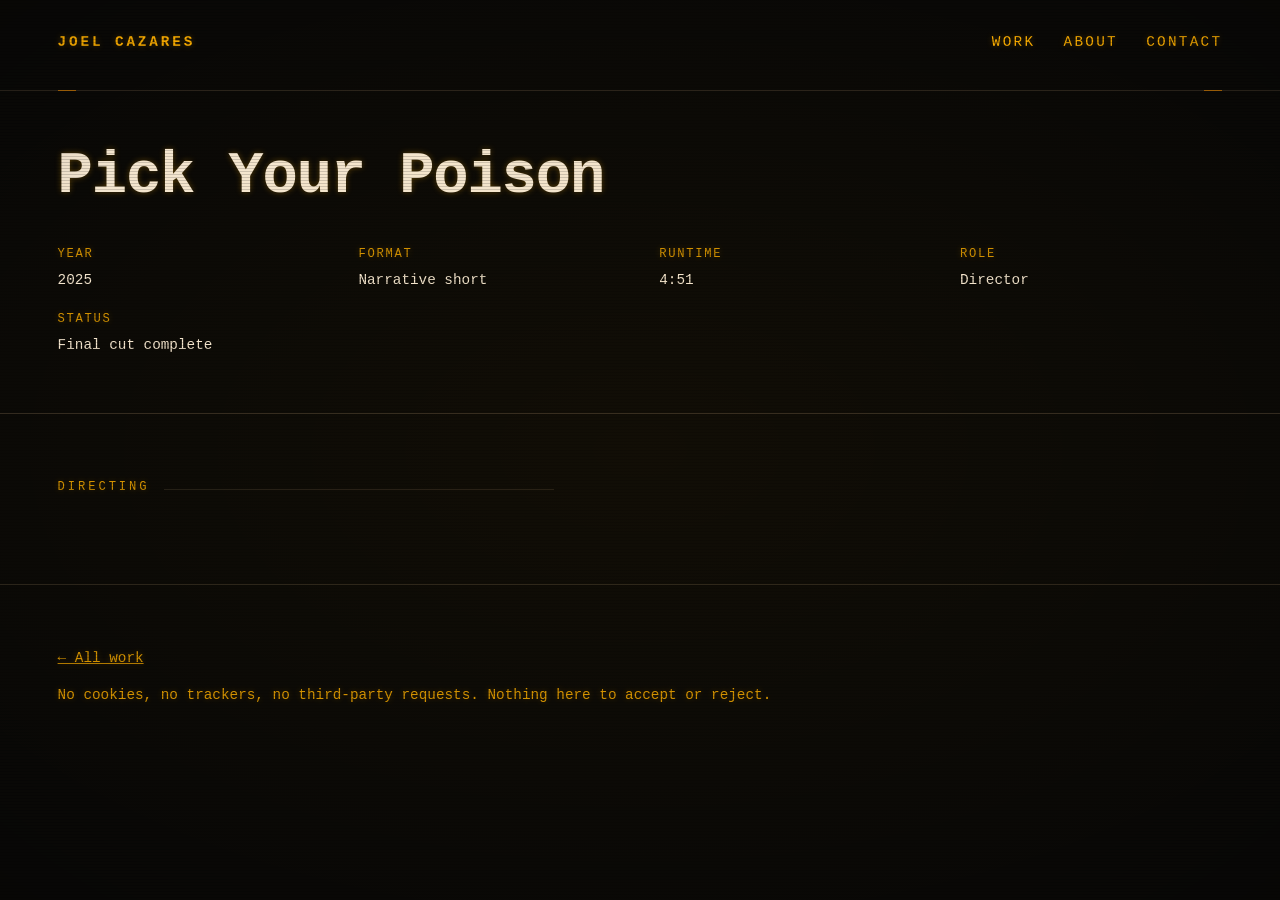
<file: projects/pick-your-poison.html>
<!DOCTYPE html>

<html lang="en">
<head>
<meta charset="utf-8"/>
<meta content="width=device-width, initial-scale=1" name="viewport"/>
<title>Pick Your Poison — Joel Cazares</title>
<meta content="Pick Your Poison, a narrative short directed by Joel Cazares." name="description"/>

<link href="../css/style.css" rel="stylesheet"/>
<link href="data:," rel="icon"/></head>
<body>
<a class="skip-link" href="#spine">Skip to the project</a>
<header class="site-head">
<a class="site-head__name" href="../index.html">Joel Cazares</a>
<nav aria-label="Main" class="nav">
<a data-back="" href="../work.html">Work</a>
<a href="../about.html">About</a>
<a aria-disabled="true" tabindex="-1">Contact</a>
</nav>
</header>
<main>


<section class="spine" id="spine">
<h1 class="spine__title">Pick Your Poison</h1>

<dl class="facts">
<div><dt>Year</dt><dd>2025</dd></div>
<div><dt>Format</dt><dd>Narrative short</dd></div>
<div><dt>Runtime</dt><dd>4:51</dd></div>
<div><dt>Role</dt><dd>Director</dd></div>
<div><dt>Status</dt><dd>Final cut complete</dd></div>
</dl>
<h2 class="sr-only">Watch</h2>

</section>

<div class="blocks">
<section aria-labelledby="lbl-directing-pick-your-poison" class="block block--directing">
<p class="block__label" id="lbl-directing-pick-your-poison">Directing</p>









</section>
</div>
</main>
<footer class="site-foot">
<p><a data-back="" href="../work.html">← All work</a></p>
<p>No cookies, no trackers, no third-party requests. Nothing here to accept or reject.</p>
</footer>
<script src="../js/project.js"></script>
</body>
</html>
</file>
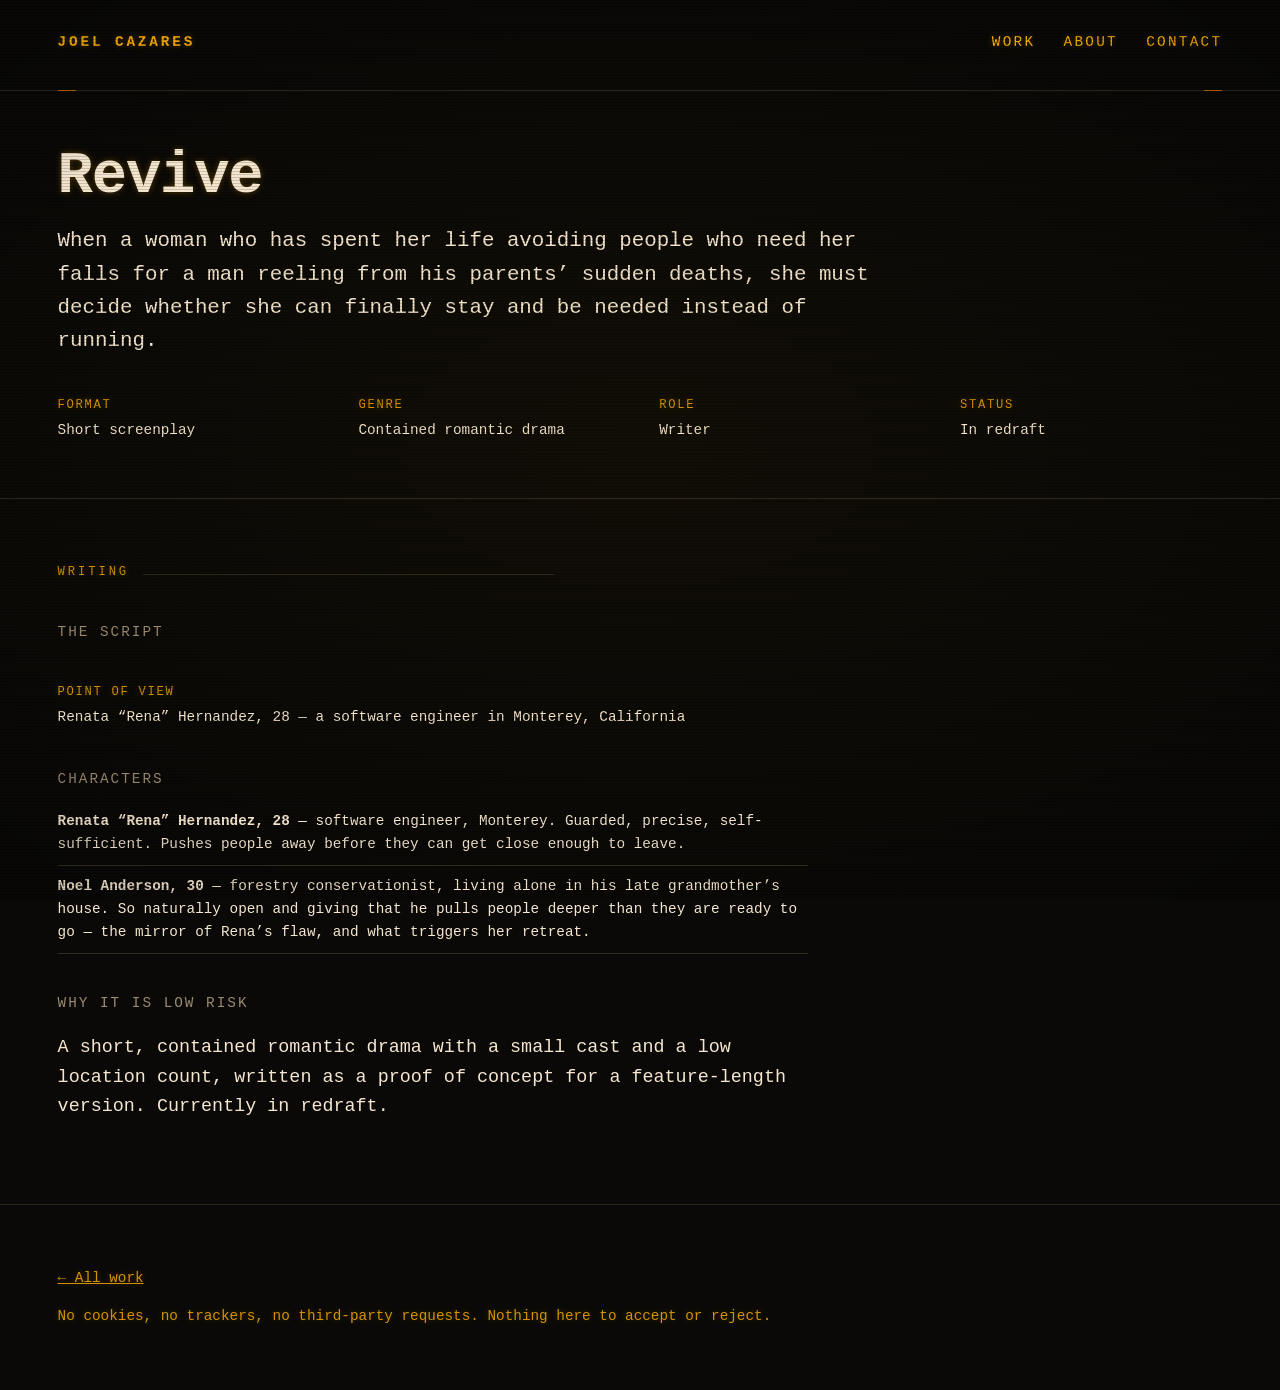
<file: projects/revive.html>
<!DOCTYPE html>

<html lang="en">
<head>
<meta charset="utf-8"/>
<meta content="width=device-width, initial-scale=1" name="viewport"/>
<title>Revive — Joel Cazares</title>
<meta content="Revive, a contained romantic drama short screenplay by Joel Cazares." name="description"/>

<link href="../css/style.css" rel="stylesheet"/>
<link href="data:," rel="icon"/></head>
<body>
<a class="skip-link" href="#spine">Skip to the project</a>
<header class="site-head">
<a class="site-head__name" href="../index.html">Joel Cazares</a>
<nav aria-label="Main" class="nav">
<a data-back="" href="../work.html">Work</a>
<a href="../about.html">About</a>
<a aria-disabled="true" tabindex="-1">Contact</a>
</nav>
</header>
<main>


<section class="spine" id="spine">
<h1 class="spine__title">Revive</h1>
<p class="spine__logline">When a woman who has spent her life avoiding people who need her falls for a man reeling from his parents’ sudden deaths, she must decide whether she can finally stay and be needed instead of running.</p>
<dl class="facts">
<div><dt>Format</dt><dd>Short screenplay</dd></div>
<div><dt>Genre</dt><dd>Contained romantic drama</dd></div>
<div><dt>Role</dt><dd>Writer</dd></div>
<div><dt>Status</dt><dd>In redraft</dd></div>
</dl>
<h2 class="sr-only">Watch</h2>

</section>

<div class="blocks">
<section aria-labelledby="lbl-writing-revive" class="block block--writing">
<p class="block__label" id="lbl-writing-revive">Writing</p>

<h3>The script</h3>
<dl class="facts">

<div><dt>Point of view</dt><dd>Renata “Rena” Hernandez, 28 — a software engineer in Monterey, California</dd></div>

</dl>
<h3>Characters</h3>
<ul class="plain">
<li><strong>Renata “Rena” Hernandez, 28</strong> — software engineer, Monterey. Guarded, precise, self-sufficient. Pushes people away before they can get close enough to leave.</li>
<li><strong>Noel Anderson, 30</strong> — forestry conservationist, living alone in his late grandmother’s house. So naturally open and giving that he pulls people deeper than they are ready to go — the mirror of Rena’s flaw, and what triggers her retreat.</li>
</ul>
<h3>Why it is low risk</h3>
<p>A short, contained romantic drama with a small cast and a low location count, written as a proof of concept for a feature-length version. Currently in redraft.</p>







</section>
</div>
</main>
<footer class="site-foot">
<p><a data-back="" href="../work.html">← All work</a></p>
<p>No cookies, no trackers, no third-party requests. Nothing here to accept or reject.</p>
</footer>
<script src="../js/project.js"></script>
</body>
</html>
</file>
<file: css/style.css>
:root {
  
  --ink-900: #0a0907;   
  --ink-800: #121010;   
  --ink-700: #1c1916;   
  --ink-600: #322a20;   
  --ash:     #9a8a72;   
  --bone:    #f4e6d0;   
  --amber:   #ff9500;   
  --amber-hi:#ffb000;   
  --glow:    0 0 6px rgba(255, 176, 0, 0.30);

  --face: ui-monospace, SFMono-Regular, Menlo, Consolas, "Liberation Mono",
          "Courier New", monospace;
  --mono: var(--face);

  --t-name:  clamp(2.1rem, 5.4vw, 5.4rem);
  --t-h1:    clamp(2.1rem, 4.6vw, 3.9rem);
  --t-h2:    clamp(1.3rem, 2.2vw, 1.75rem);
  --t-body:  clamp(1rem, 0.95rem + 0.25vw, 1.15rem);
  --t-small: clamp(0.82rem, 0.8rem + 0.12vw, 0.92rem);
  --t-micro: clamp(0.7rem, 0.68rem + 0.1vw, 0.78rem);

  --gutter: clamp(1.25rem, 4.5vw, 5rem);
  --measure: 68ch;

  --hatch: repeating-linear-gradient(45deg,
            #16130f 0 12px, #1d1915 12px 24px);
}

* { box-sizing: border-box; }

html { background: var(--ink-900); }

body {
  margin: 0;
  background: var(--ink-900);
  color: var(--bone);
  font-family: var(--face);
  font-size: var(--t-body);
  line-height: 1.6;
  -webkit-font-smoothing: antialiased;
  text-rendering: optimizeLegibility;
}

a { color: var(--amber-hi); }

:focus-visible {
  outline: 2px solid var(--amber-hi);
  outline-offset: 3px;
}

.skip-link {
  position: absolute;
  left: -9999px;
  top: 0;
  background: var(--amber);
  color: var(--ink-900);
  padding: 0.6em 1em;
  font-weight: 700;
  z-index: 99;
}
.skip-link:focus { left: 0; }

.sr-only {
  position: absolute;
  width: 1px; height: 1px;
  padding: 0; margin: -1px;
  overflow: hidden;
  clip: rect(0 0 0 0);
  white-space: nowrap;
}

.needs {
  display: inline-block;
  font-family: var(--mono);
  font-size: var(--t-micro);
  line-height: 1.45;
  letter-spacing: 0.02em;
  color: var(--amber-hi);
  background: rgba(212, 121, 26, 0.09);
  border: 1px dashed rgba(242, 166, 62, 0.45);
  border-radius: 2px;
  padding: 0.35em 0.6em;
  text-transform: none;
}
.needs::before { content: "NEEDS · "; opacity: 0.65; }

[data-hide-needs] .needs { display: none; }

[data-hide-needs] .needs-only,
[data-hide-needs] .block h3:has(+ .needs-only),
[data-hide-needs] .bio h2:has(+ .needs-only) {
  display: none;
}

.frame {
  position: relative;
  display: block;
  background: var(--hatch);
  border: 1px solid var(--ink-600);
  overflow: hidden;
}
.frame > img {
  display: block;
  width: 100%;
  height: 100%;
  object-fit: cover;
  color: var(--ash);
  font-family: var(--mono);
  font-size: var(--t-micro);
}
.frame--16x9 { aspect-ratio: 16 / 9; }
.frame--4x3  { aspect-ratio: 4 / 3; }

.frame .needs {
  position: absolute;
  left: 0.6rem;
  bottom: 0.6rem;
  max-width: calc(100% - 1.2rem);
}

body.home {
  height: 100vh;
  height: 100svh;      
  overflow: hidden;
}

.hero {
  position: relative;
  height: 100vh;
  height: 100svh;
  display: grid;
  
  grid-template-rows: auto 1fr auto;
  isolation: isolate;
}

.hero-stage {
  position: absolute;
  inset: 0;
  z-index: -2;
  overflow: hidden;
  background: var(--ink-800);
}

.hero-slot {
  position: absolute;
  inset: 0;
  opacity: 0;
  pointer-events: none;
  transition: opacity 620ms ease;
}
.hero-slot[data-current] { opacity: 1; pointer-events: auto; }

.hero-slot__link { position: absolute; inset: 0; display: block; }

.hero-slot__poster,
.hero-slot__loop {
  position: absolute;
  inset: 0;
  width: 100%;
  height: 100%;
  display: block;
  object-fit: cover;
  
  object-position: var(--pos-poster, center 40%);
  background-image: var(--hatch);
  font-family: var(--face);
  font-size: var(--t-micro);
  color: var(--ash);
}
.hero-slot__loop {
  opacity: 0;
  transition: opacity 420ms ease;
  object-position: var(--pos-loop, var(--pos-poster, center 40%));
}
.hero-slot__loop[data-ready] { opacity: 1; }

.hero-cycle {
  position: absolute;
  right: var(--gutter);
  top: 50%;
  transform: translateY(-50%);
  z-index: 3;
  display: grid;
  grid-template-columns: auto auto auto;
  align-items: center;
  justify-items: end;
  gap: 0.5rem 0.55rem;
  text-align: right;
  
  padding: 0.7rem 0.8rem;
  background: rgba(6, 5, 4, 0.58);
  border: 1px solid rgba(255, 176, 0, 0.22);
  backdrop-filter: blur(2px);
  
  width: min(15.5rem, 62vw);
}

.hero-cycle[data-single] { width: auto; }
.hero-cycle[data-single] .hero-cycle__label { min-height: 0; }

.hero-cycle__timer {
  grid-column: 1 / -1;
  justify-self: stretch;
  height: 2px;
  background: rgba(255, 176, 0, 0.2);
  overflow: hidden;
  opacity: 0;
  transition: opacity 260ms ease;
}

.hero-cycle[data-running] .hero-cycle__timer { opacity: 1; }

.hero-cycle__bar {
  display: block;
  height: 100%;
  width: 100%;
  background: var(--amber-hi);
  transform: scaleX(0);
  transform-origin: left center;
}
.hero-cycle[data-running] .hero-cycle__bar {
  animation: hero-dwell var(--dwell, 15s) linear forwards;
}
@keyframes hero-dwell {
  from { transform: scaleX(0); }
  to   { transform: scaleX(1); }
}

@media (prefers-reduced-motion: reduce) {
  .hero-cycle__timer { display: none; }
}

.hero-cycle__count {
  font-size: var(--t-small);
  letter-spacing: 0.18em;
  color: var(--amber-hi);
  white-space: nowrap;
}
.hero-cycle__label {
  grid-column: 1 / -1;
  font-size: var(--t-micro);
  line-height: 1.45;
  letter-spacing: 0.16em;
  text-transform: uppercase;
  color: var(--amber-hi);
  opacity: 0.8;
  min-height: 2.9em;   
}
.hero-arrow {
  font: inherit;
  font-size: var(--t-small);
  line-height: 1;
  width: 2rem;
  height: 2rem;
  display: grid;
  place-items: center;
  background: transparent;
  color: var(--amber-hi);
  border: 1px solid var(--amber-hi);
  border-radius: 0;
  cursor: pointer;
  transition: background-color 160ms ease, color 160ms ease;
}

.hero-arrow:hover { background: var(--amber-hi); color: var(--ink-900); }

@media (max-width: 34rem) {
  
  .hero-cycle {
    top: auto;
    bottom: calc(var(--gutter) + 2.75rem);
    right: var(--gutter);
    transform: none;
  }
}

.scrim {
  position: absolute;
  inset: 0;
  z-index: -1;
  pointer-events: none;
  background:
    linear-gradient(to top,
      rgba(6, 5, 4, 0.72) 0%,
      rgba(6, 5, 4, 0.42) 14%,
      rgba(6, 5, 4, 0.00) 34%),
    linear-gradient(to right,
      rgba(6, 5, 4, 0.55) 0%,
      rgba(6, 5, 4, 0.18) 34%,
      rgba(6, 5, 4, 0.00) 62%),
    linear-gradient(to bottom,
      rgba(6, 5, 4, 0.86) 0%,
      rgba(6, 5, 4, 0.62) 16%,
      rgba(6, 5, 4, 0.20) 34%,
      rgba(6, 5, 4, 0.00) 52%);
}

.hero__head {
  display: flex;
  flex-wrap: wrap;
  align-items: flex-start;
  justify-content: space-between;
  gap: 1rem clamp(1rem, 3vw, 3rem);
  padding: var(--gutter);
  padding-block-end: 0;
}

.hero__head, .hero__top, .hero__foot { pointer-events: none; }
.hero__head .nav a,
.hero__head .identity,
.hero__foot .hero__cta,
.hero-cycle { pointer-events: auto; }

.hero__top {
  min-height: 0;
  display: flex;
  align-items: flex-end;
  padding: 0 var(--gutter);
}

.hero__foot {
  display: flex;
  justify-content: center;
  padding: var(--gutter);
  padding-block-start: 0;
}

.identity { min-width: 0; }

.identity__name {
  margin: 0;
  font-size: var(--t-name);
  line-height: 0.92;
  font-weight: 700;
  letter-spacing: -0.02em;
  text-wrap: balance;
}

.identity__craft {
  margin: 0 0 0.7em;
  font-size: var(--t-small);
  letter-spacing: 0.22em;
  text-transform: uppercase;
  color: var(--bone);
  opacity: 0.86;
}

.hero__cta {
  display: inline-block;
  font-size: var(--t-small);
  letter-spacing: 0.22em;
  text-transform: uppercase;
  text-decoration: none;
  color: var(--amber-hi);
  border-bottom: 1px solid var(--amber-hi);
  padding-bottom: 0.4em;
  transition: border-color 200ms ease, color 200ms ease;
}
.hero__cta:hover { color: var(--bone); border-color: var(--bone); }

.nav {
  display: flex;
  flex-wrap: wrap;
  gap: clamp(0.9rem, 2.2vw, 2.2rem);
  padding-bottom: 0.4rem;
}
.nav a {
  font-size: var(--t-small);
  letter-spacing: 0.16em;
  text-transform: uppercase;
  text-decoration: none;
  color: var(--bone);
  padding-bottom: 0.3em;
  border-bottom: 1px solid transparent;
  transition: color 200ms ease, border-color 200ms ease;
}
.nav a:hover { color: var(--amber-hi); border-bottom-color: var(--amber-hi); }
.nav a[aria-current="page"] { color: var(--amber-hi); border-bottom-color: var(--ink-600); }

.nav a[aria-disabled="true"] {
  cursor: default;
  pointer-events: none;
}

.hero__note {
  margin: 0 0 clamp(1rem, 3vh, 2.5rem);
  max-width: 34rem;
  min-width: 0;
}
.hero__note .needs { display: block; }

.hero .nav { padding-bottom: 0; }

@media (prefers-reduced-motion: reduce) {
  .layer, .nav a, .hero__cta { transition: none; }
}

.site-head {
  display: flex;
  flex-wrap: wrap;
  align-items: baseline;
  justify-content: space-between;
  gap: 1rem clamp(1rem, 3vw, 3rem);
  padding: clamp(1.1rem, 2.4vw, 2rem) var(--gutter);
  border-bottom: 1px solid var(--ink-600);
}
.site-head__name {
  font-size: var(--t-small);
  letter-spacing: 0.2em;
  text-transform: uppercase;
  text-decoration: none;
  color: var(--bone);
  font-weight: 700;
}
.site-head .nav { padding-bottom: 0; }

.wrap {
  padding: clamp(2rem, 5vw, 4.5rem) var(--gutter);
}

.page-title {
  font-size: var(--t-h1);
  line-height: 1.02;
  letter-spacing: -0.02em;
  margin: 0 0 0.35em;
}
.page-lede {
  margin: 0;
  max-width: var(--measure);
  color: var(--ash);
}

.site-foot {
  padding: clamp(2rem, 4vw, 3rem) var(--gutter);
  border-top: 1px solid var(--ink-600);
  color: var(--ash);
  font-size: var(--t-small);
}

.filters {
  display: flex;
  flex-wrap: wrap;
  align-items: center;
  gap: 0.6rem;
  margin: clamp(1.8rem, 4vw, 3rem) 0 0.9rem;
}
.filters__label {
  font-size: var(--t-micro);
  letter-spacing: 0.2em;
  text-transform: uppercase;
  color: var(--ash);
  margin-right: 0.4rem;
}
.filter {
  font: inherit;
  font-size: var(--t-small);
  letter-spacing: 0.1em;
  text-transform: uppercase;
  color: var(--bone);
  background: transparent;
  border: 1px solid var(--ink-600);
  border-radius: 0;
  padding: 0.5em 1.1em;
  cursor: pointer;
  transition: border-color 180ms ease, color 180ms ease, background-color 180ms ease;
}
.filter:hover { border-color: var(--ash); }
.filter[aria-pressed="true"] {
  color: var(--ink-900);
  background: var(--amber);
  border-color: var(--amber);
  font-weight: 700;
}

.view-toggle {
  display: flex;
  gap: 0.6rem;
  align-items: center;
  margin-left: auto;
}

.count {
  font-size: var(--t-micro);
  font-family: var(--mono);
  color: var(--ash);
  margin: 0 0 1.6rem;
}

[data-filter="directed"] [data-roles]:not([data-roles~="directed"]),
[data-filter="produced"] [data-roles]:not([data-roles~="produced"]),
[data-filter="written"]  [data-roles]:not([data-roles~="written"]) {
  display: none;
}

.grid {
  display: grid;
  grid-template-columns: repeat(auto-fill, minmax(min(100%, 22rem), 1fr));
  gap: clamp(1.1rem, 2.4vw, 2rem);
  list-style: none;
  margin: 0;
  padding: 0;
}

.card {
  display: flex;
  flex-direction: column;
  background: var(--ink-800);
  border: 1px solid var(--ink-600);
}
.card__body { padding: clamp(0.9rem, 1.6vw, 1.25rem); }
.card__title {
  margin: 0;
  font-size: var(--t-h2);
  line-height: 1.15;
  letter-spacing: -0.01em;
}
.card__title a { color: var(--bone); text-decoration: none; }
.card__title a:hover { color: var(--amber-hi); }
.card__meta {
  margin: 0.5em 0 0;
  font-size: var(--t-micro);
  font-family: var(--mono);
  color: var(--ash);
  letter-spacing: 0.02em;
}
.card__roles {
  margin: 0.75em 0 0;
  display: flex;
  flex-wrap: wrap;
  gap: 0.4rem;
  list-style: none;
  padding: 0;
}
.role-tag {
  font-size: var(--t-micro);
  letter-spacing: 0.12em;
  text-transform: uppercase;
  color: var(--amber-hi);
  border: 1px solid rgba(255, 176, 0, 0.38);
  border-radius: 0;
  padding: 0.25em 0.7em;
}
.card__status {
  margin: 0.8em 0 0;
  font-size: var(--t-small);
  color: var(--ash);
}
.card__note {
  margin: 0.8em 0 0;
  font-size: var(--t-micro);
  color: var(--ash);
  border-left: 2px solid var(--ink-600);
  padding-left: 0.7em;
}

.plain-list { border-top: 1px solid var(--ink-600); }
.plain-list__row {
  display: grid;
  grid-template-columns: minmax(0, 2fr) minmax(0, 1.4fr) minmax(0, 1.4fr) auto;
  gap: 0.4rem 1.5rem;
  align-items: baseline;
  padding: 1rem 0;
  border-bottom: 1px solid var(--ink-600);
}
.plain-list__title { font-weight: 700; }
.plain-list__title a { color: var(--bone); text-decoration: none; }
.plain-list__title a:hover { color: var(--amber-hi); }
.plain-list__cell {
  font-size: var(--t-small);
  color: var(--ash);
  font-family: var(--mono);
}
@media (max-width: 46rem) {
  .plain-list__row { grid-template-columns: 1fr; }
}

[hidden] { display: none !important; }

.project-hero { border-bottom: 1px solid var(--ink-600); }
.project-hero .frame { border: 0; border-bottom: 1px solid var(--ink-600); }

.spine { padding: clamp(2rem, 4.5vw, 3.5rem) var(--gutter); }
.spine__title {
  font-size: var(--t-h1);
  line-height: 1.02;
  letter-spacing: -0.02em;
  margin: 0;
}
.spine__sub {
  margin: 0.55rem 0 0;
  font-size: var(--t-small);
  color: var(--ash);
  letter-spacing: 0.02em;
}

.project-flag {
  margin: clamp(1.5rem, 3vw, 2.25rem) 0 0;
  padding: 0.9rem 0 0.9rem 1.15rem;
  border-left: 2px solid var(--ash);
  background: var(--ink-800);
  max-width: var(--measure);
  font-size: var(--t-small);
  color: var(--bone);
}
.project-flag strong { color: var(--bone); }

.spine__logline {
  margin: 1.1rem 0 0;
  max-width: var(--measure);
  font-size: clamp(1.05rem, 1rem + 0.4vw, 1.3rem);
  color: var(--bone);
}

.facts {
  display: grid;
  grid-template-columns: repeat(auto-fit, minmax(min(100%, 13rem), 1fr));
  gap: 1.15rem clamp(1.2rem, 3vw, 2.5rem);
  margin: clamp(1.6rem, 3vw, 2.4rem) 0 0;
  padding: 0;
}
.facts div { min-width: 0; }
.facts dt {
  font-size: var(--t-micro);
  font-family: var(--mono);
  letter-spacing: 0.14em;
  text-transform: uppercase;
  color: var(--ash);
  margin-bottom: 0.35em;
}
.facts dd { margin: 0; font-size: var(--t-small); }

.blocks {
  display: flex;
  flex-direction: column;
}

.block {
  border-top: 1px solid var(--ink-600);
  padding: clamp(2.2rem, 5vw, 4rem) var(--gutter);
}

.block__label {
  display: flex;
  align-items: baseline;
  gap: 0.9rem;
  font-size: var(--t-micro);
  font-family: var(--mono);
  letter-spacing: 0.24em;
  text-transform: uppercase;
  color: var(--amber-hi);
  margin: 0 0 1.4rem;
}
.block__label::after {
  content: "";
  flex: 1;
  height: 1px;
  background: var(--ink-600);
}

.block__question {
  margin: 0 0 1.6rem;
  max-width: var(--measure);
  font-size: var(--t-h2);
  line-height: 1.3;
  letter-spacing: -0.01em;
  color: var(--bone);
}

.block h3 {
  font-size: var(--t-small);
  font-family: var(--mono);
  letter-spacing: 0.14em;
  text-transform: uppercase;
  color: var(--ash);
  margin: clamp(1.8rem, 3vw, 2.4rem) 0 0.7rem;
  font-weight: 400;
}

.block p { max-width: var(--measure); }

.block ul.plain {
  list-style: none;
  padding: 0;
  margin: 0;
  max-width: var(--measure);
}
.block ul.plain li {
  padding: 0.55rem 0;
  border-bottom: 1px solid var(--ink-600);
  font-size: var(--t-small);
}

.stills {
  display: grid;
  grid-template-columns: repeat(auto-fit, minmax(min(100%, 18rem), 1fr));
  gap: clamp(0.8rem, 1.8vw, 1.25rem);
  list-style: none;
  padding: 0;
  margin: 0;
}
.stills figcaption,
.stills .cap {
  margin-top: 0.5rem;
  font-size: var(--t-micro);
  color: var(--ash);
}

[data-lead="produced"] .block--producing,
[data-lead="directed"] .block--directing,
[data-lead="written"]  .block--writing { order: -1; }

.structural-note {
  border: 1px dashed rgba(242, 166, 62, 0.45);
  background: rgba(212, 121, 26, 0.09);
  padding: 1rem 1.15rem;
  margin: 0 0 1.8rem;
  max-width: var(--measure);
  font-family: var(--mono);
  font-size: var(--t-micro);
  line-height: 1.6;
  color: var(--amber-hi);
}
[data-hide-needs] .structural-note { display: none; }

.about {
  display: grid;
  grid-template-columns: minmax(0, 0.8fr) minmax(0, 1.2fr);
  gap: clamp(1.75rem, 4vw, 4rem);
  align-items: start;
  margin-top: clamp(1.75rem, 4vw, 3rem);
}
@media (max-width: 56rem) {
  .about { grid-template-columns: 1fr; }
}

.frame--4x5 { aspect-ratio: 4 / 5; }

.about__portrait figcaption {
  margin-top: 0.6rem;
  font-size: var(--t-micro);
  color: var(--ash);
}

.bio > p { max-width: var(--measure); }
.bio > p:first-of-type {
  font-size: clamp(1.1rem, 1rem + 0.5vw, 1.35rem);
  line-height: 1.5;
}

.aside-note {
  margin: clamp(2rem, 4vw, 3rem) 0;
  padding-left: clamp(1rem, 2vw, 1.5rem);
  border-left: 2px solid var(--amber);
  max-width: var(--measure);
}
.aside-note p { margin: 0; font-size: var(--t-body); color: var(--bone); }

.resume {
  display: inline-flex;
  align-items: baseline;
  gap: 0.6rem;
  margin-top: clamp(1.5rem, 3vw, 2.25rem);
  padding: 0.75em 1.25em;
  border: 1px solid var(--amber);
  color: var(--amber-hi);
  text-decoration: none;
  font-size: var(--t-small);
  letter-spacing: 0.12em;
  text-transform: uppercase;
  transition: background-color 200ms ease, color 200ms ease;
}
.resume:hover { background: var(--amber); color: var(--ink-900); }

.resume[aria-disabled="true"] { cursor: default; pointer-events: none; }
.resume small { font-size: var(--t-micro); letter-spacing: 0.04em; text-transform: none; opacity: 0.8; }

@media (prefers-reduced-motion: reduce) { .resume { transition: none; } }

.shelf {
  display: flex;
  flex-wrap: wrap;
  align-items: flex-end;
  gap: 0;                       
  margin-top: clamp(1.25rem, 3vw, 2rem);
  padding: 0 10px;
  background-image: repeating-linear-gradient(to bottom,
      transparent 0 var(--slot),
      var(--ink-600) var(--slot) calc(var(--slot) + 4px),
      rgba(0,0,0,0.5) calc(var(--slot) + 4px) calc(var(--slot) + 14px));
  
  --slot: 430px;     
  --case-h: 365px;   
  --book-h: 403px;   
  --case-w: 38px;    
  --book-w: 30px;    
  --open-w: 315px;   
}

.shelf-item {
  flex: 0 0 auto;
  width: var(--case-w);
  min-width: 0;
  height: calc(var(--slot) + 14px);
  padding: 0 0 14px;
  margin: 0;
  display: flex;
  align-items: flex-end;
  perspective: 1600px;
  touch-action: manipulation;
  transition: width 420ms cubic-bezier(0.2, 0.7, 0.2, 1);
}
.shelf-item[data-kind="script"] { width: var(--book-w); }
.shelf-item[data-open],
.shelf-item[data-kind="script"][data-open] { width: var(--open-w); }

.shelf-card {
  position: relative;
  width: 100%;
  height: var(--case-h);
  transform-style: preserve-3d;
  transition: transform 420ms cubic-bezier(0.2, 0.7, 0.2, 1),
              height 420ms cubic-bezier(0.2, 0.7, 0.2, 1);
  cursor: pointer;
  background: none; border: 0; padding: 0; font: inherit; color: inherit;
  text-align: left;
}
.shelf-item[data-kind="script"] .shelf-card { height: var(--book-h); }
.shelf-item[data-open] .shelf-card { transform: rotateY(180deg); height: var(--slot); }
.shelf-card:focus-visible { outline: 2px solid var(--amber-hi); outline-offset: 2px; z-index: 3; }
.shelf-item:not([data-open]) .shelf-card:hover { transform: translateY(-9px); }

.shelf-face {
  position: absolute;
  inset: 0;
  backface-visibility: hidden;
  overflow: hidden;
  background: var(--tone, #2a211a);
  border: 1px solid rgba(0, 0, 0, 0.75);
  box-shadow: 0 6px 10px -8px rgba(0, 0, 0, 0.95);
}

.shelf-face::after {
  content: "";
  position: absolute;
  inset: 0;
  pointer-events: none;
  background: linear-gradient(to right,
      rgba(255,255,255,0.16) 0,
      rgba(255,255,255,0.04) 8%,
      rgba(255,255,255,0) 22%,
      rgba(0,0,0,0) 74%,
      rgba(0,0,0,0.34) 96%,
      rgba(0,0,0,0.5) 100%);
}

.shelf-band {
  position: absolute;
  top: 0; left: 0; right: 0;
  height: 33px;
  background: var(--band, #1b3a63);
  border-bottom: 1px solid rgba(0, 0, 0, 0.6);
  box-shadow: inset 0 -2px 0 rgba(255, 255, 255, 0.12);
  z-index: 1;
}

.shelf-spine { color: var(--bone); transform: translateZ(1px); }
.shelf-item[data-kind="script"] .shelf-spine { color: var(--ink-900); }

.shelf-item[data-kind="script"] .shelf-band { display: none; }
.shelf-item[data-kind="script"] .shelf-back { padding-top: 0; }
.shelf-item[data-kind="script"] .shelf-spine__title { inset: 10% 0 4rem 0; }

.shelf-spine__title {
  position: absolute;
  inset: 38px 0 4rem 0;
  writing-mode: vertical-rl;
  text-orientation: mixed;
  display: flex;
  align-items: center;
  justify-content: center;
  text-align: center;
  font-size: 1rem;
  font-weight: 700;
  letter-spacing: 0.01em;
  z-index: 2;
  text-shadow: 0 1px 2px rgba(0,0,0,0.6);
}
.shelf-spine__kind {
  position: absolute;
  bottom: 0.5rem; left: 0; right: 0;
  margin: 0 auto;
  writing-mode: vertical-rl;
  text-align: center;
  font-family: var(--mono);
  font-size: 0.58rem;
  letter-spacing: 0.08em;
  opacity: 0.62;
  max-height: 5.75rem;
  z-index: 2;
}

.shelf-back {
  transform: rotateY(180deg) translateZ(1px);
  display: flex;
  flex-direction: column;
  padding-top: 33px;            
}
.shelf-back__inner {
  position: relative;
  z-index: 2;
  display: flex;
  flex-direction: column;
  height: 100%;
  min-height: 0;
  overflow: hidden;
  background: linear-gradient(to bottom, rgba(0,0,0,0.42), rgba(0,0,0,0.66));
}
.shelf-back__stills {
  display: grid;
  grid-template-columns: 1fr 1fr;
  gap: 5px;
  padding: 6px;
  flex: 0 0 auto;
}
.shelf-back__stills span {
  position: relative; display: block; aspect-ratio: 16 / 9;
  background: var(--hatch);
  border: 1px solid rgba(0,0,0,0.6);
  overflow: hidden;
}
.shelf-back__stills img { width: 100%; height: 100%; object-fit: cover; display: block;
                          font-family: var(--mono); font-size: 0.53rem; color: var(--ash); }
.shelf-back__body {
  padding: 0.19rem 0.63rem 0.56rem;
  display: flex; flex-direction: column; gap: 0.38rem;
  flex: 1 1 auto; min-height: 0;
  overflow: hidden;
  color: var(--bone);
}
.shelf-back__title { margin: 0; font-size: 1rem; line-height: 1.1; letter-spacing: -0.01em;
                     text-shadow: 0 1px 2px rgba(0,0,0,0.7); }
.shelf-back__synopsis { margin: 0; font-size: 0.69rem; line-height: 1.42; }
.shelf-back__specs {
  margin: 0; font-family: var(--mono); font-size: 0.58rem; letter-spacing: 0.03em;
  color: rgba(242,236,228,0.72);
  border-top: 1px solid rgba(255,255,255,0.18);
  border-bottom: 1px solid rgba(255,255,255,0.18);
  padding: 0.25rem 0;
}

.shelf-back__open {
  align-self: flex-start;
  font-family: var(--mono); font-size: 0.6rem; letter-spacing: 0.16em;
  text-transform: uppercase; text-decoration: none;
  color: var(--amber-hi);
}
.shelf-back__open:hover { text-decoration: underline; }

.shelf-back__foot {
  margin: auto 0 0;
  display: flex; align-items: flex-end; gap: 0.4rem;
  border-top: 1px solid rgba(255,255,255,0.14);
  padding-top: 0.3rem;
}
.shelf-back__billing {
  margin: 0; flex: 1 1 auto; min-width: 0;
  font-family: var(--mono); font-size: 0.5rem; line-height: 1.45;
  letter-spacing: 0.02em; text-transform: uppercase;
  color: rgba(242,236,228,0.55);
}

.shelf-back__barcode {
  flex: 0 0 auto;
  width: 50px; height: 23px;
  background:
    repeating-linear-gradient(to right,
      #0b0a09 0 1px, transparent 1px 2px, #0b0a09 2px 4px, transparent 4px 5px,
      #0b0a09 5px 6px, transparent 6px 8px);
  background-color: #cfc8bf;
  border: 1px solid rgba(0,0,0,0.5);
}

.shelf-hint { margin: 0.9rem 0 0; font-size: var(--t-micro); font-family: var(--mono); color: var(--ash); }

@media (prefers-reduced-motion: reduce) { .shelf-item, .shelf-card { transition: none; } }

@media (max-width: 34rem) {
  .shelf { --slot: 375px; --case-h: 315px; --book-h: 348px; --open-w: 260px; }
  .shelf-back__synopsis { font-size: 0.65rem; }
}

body::before {
  content: "";
  position: fixed;
  inset: 0;
  z-index: 9998;
  pointer-events: none;
  background: repeating-linear-gradient(
      to bottom,
      rgba(0, 0, 0, 0.16) 0 1px,
      rgba(0, 0, 0, 0)    1px 3px);
}

body::after {
  content: "";
  position: fixed;
  inset: 0;
  z-index: 9997;
  pointer-events: none;
  background:
    radial-gradient(ellipse 120% 100% at 50% 50%,
      rgba(255, 176, 0, 0.035) 0%,
      rgba(0, 0, 0, 0) 55%),
    radial-gradient(ellipse 100% 100% at 50% 50%,
      rgba(0, 0, 0, 0) 52%,
      rgba(0, 0, 0, 0.42) 100%);
}

.nav a,
.site-head__name,
.filters__label,
.filter,
.count,
.page-title,
.block__label,
.facts dt,
.identity__craft,
.hero__cta,
.role-tag,
.shelf-hint,
.spine__title,
.card__title,
.site-foot {
  text-shadow: var(--glow);
}

.filters__label,
.facts dt,
.block__label,
.count,
.identity__craft,
.card__meta,
.plain-list__cell,
.shelf-hint,
.site-foot {
  color: var(--amber-hi);
  opacity: 0.82;
}

.nav a { color: var(--amber-hi); }
.nav a:hover { color: var(--bone); border-bottom-color: var(--bone); }
.site-head__name { color: var(--amber-hi); }

.page-title, .spine__title, .identity__name { color: var(--bone); }

.page-title::after {
  content: "\2588";
  display: inline-block;
  margin-left: 0.25em;
  color: var(--amber-hi);
  animation: crt-blink 1.15s steps(1, end) infinite;
}
@keyframes crt-blink { 0%, 49% { opacity: 1; } 50%, 100% { opacity: 0; } }

@media (prefers-reduced-motion: reduce) {
  .page-title::after { animation: none; opacity: 1; }
}

.site-head { position: relative; }
.site-head::after {
  content: "";
  position: absolute;
  left: var(--gutter); right: var(--gutter); bottom: -1px;
  height: 1px;
  background: linear-gradient(to right,
      var(--amber) 0 18px, var(--ink-600) 18px calc(100% - 18px), var(--amber) calc(100% - 18px) 100%);
  opacity: 0.7;
}

.frame, .frame img,
.layer,
.shelf-face,
.shelf-back__stills,
.shelf-back__stills img,
.project-hero {
  text-shadow: none;
}
</file>
